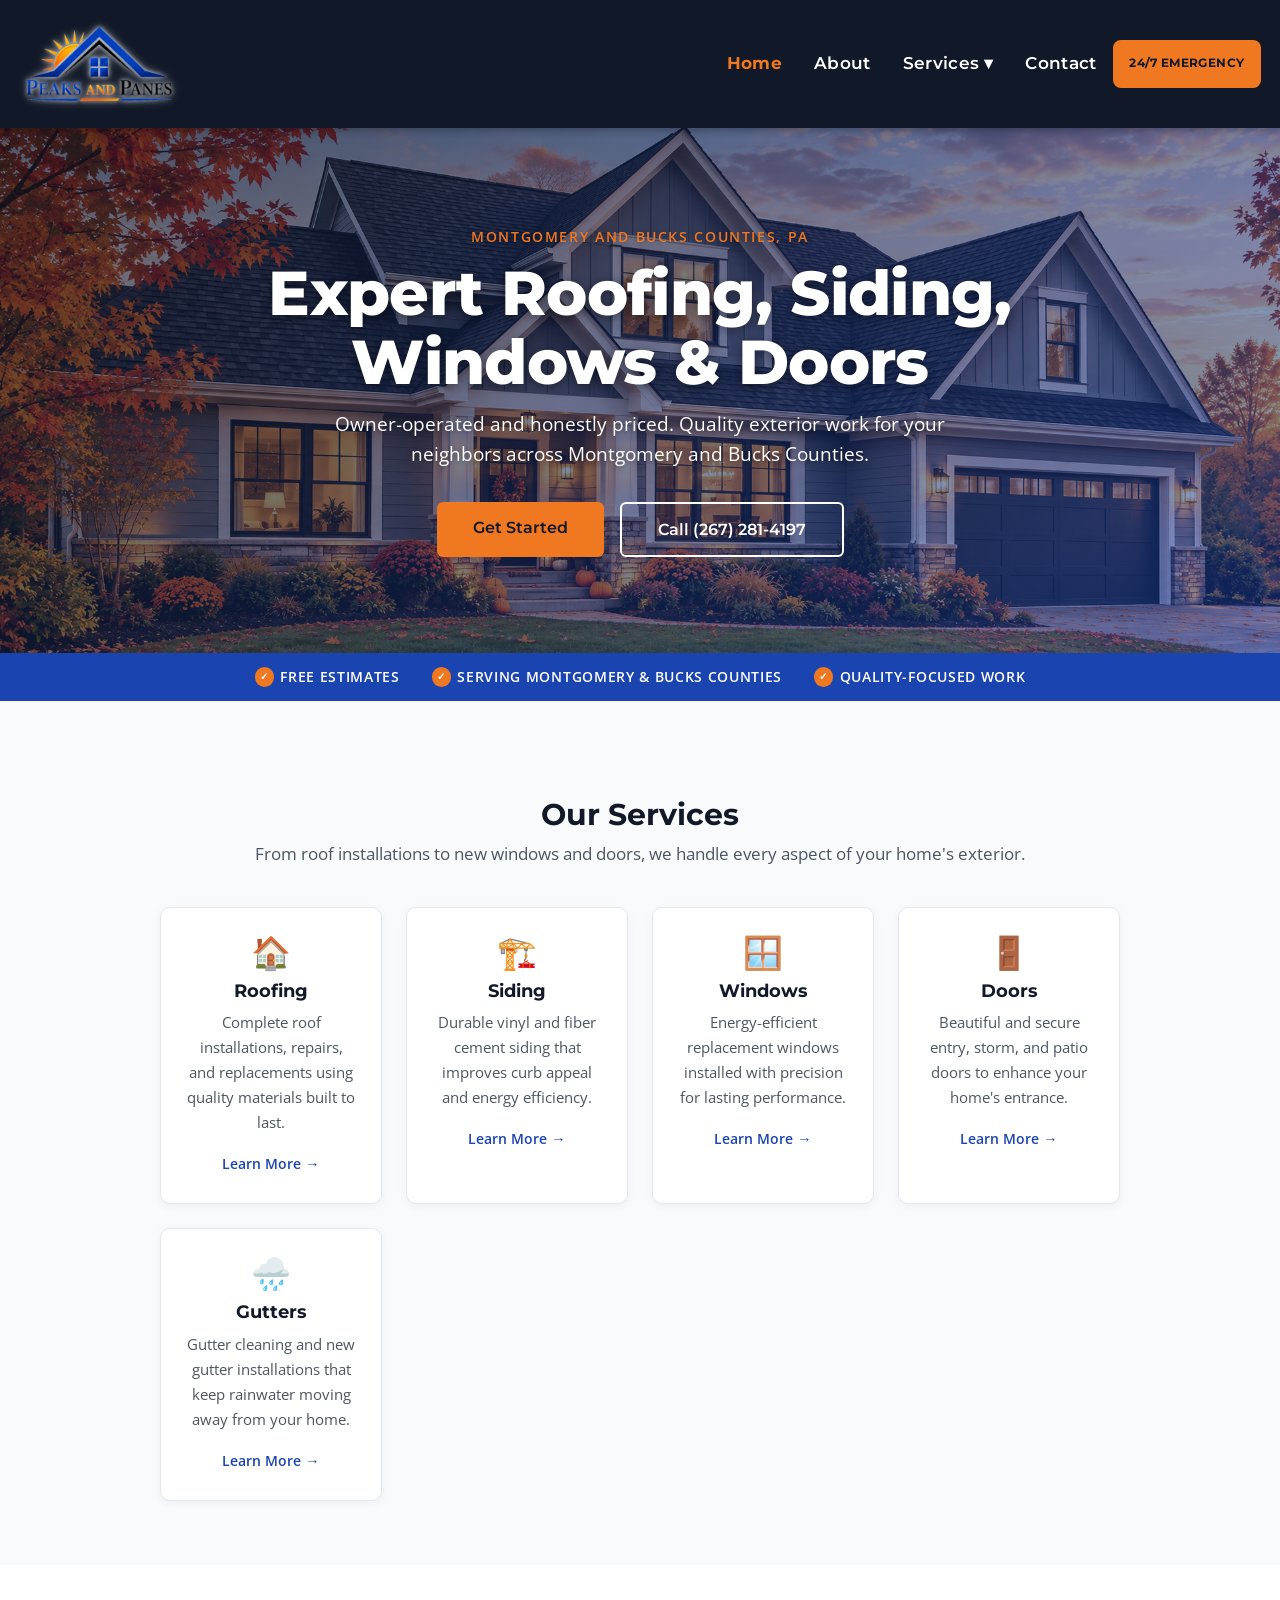
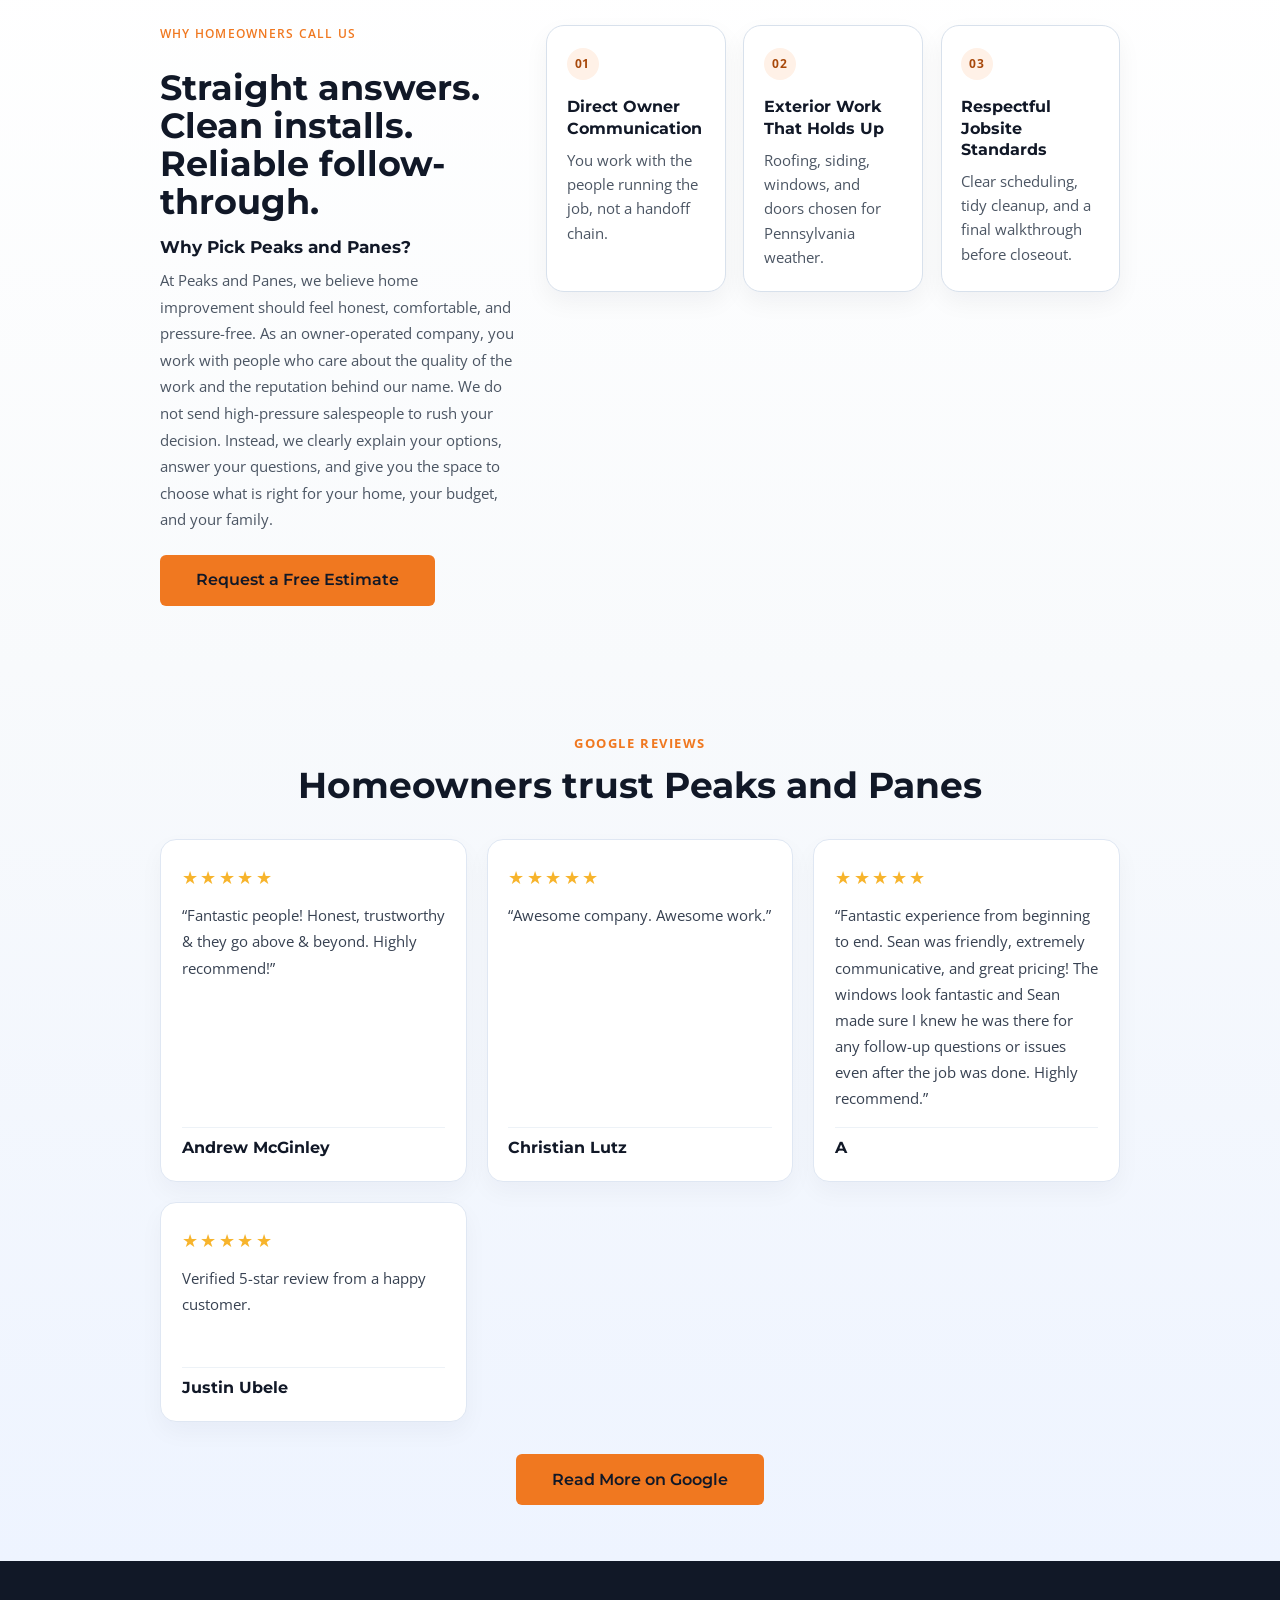
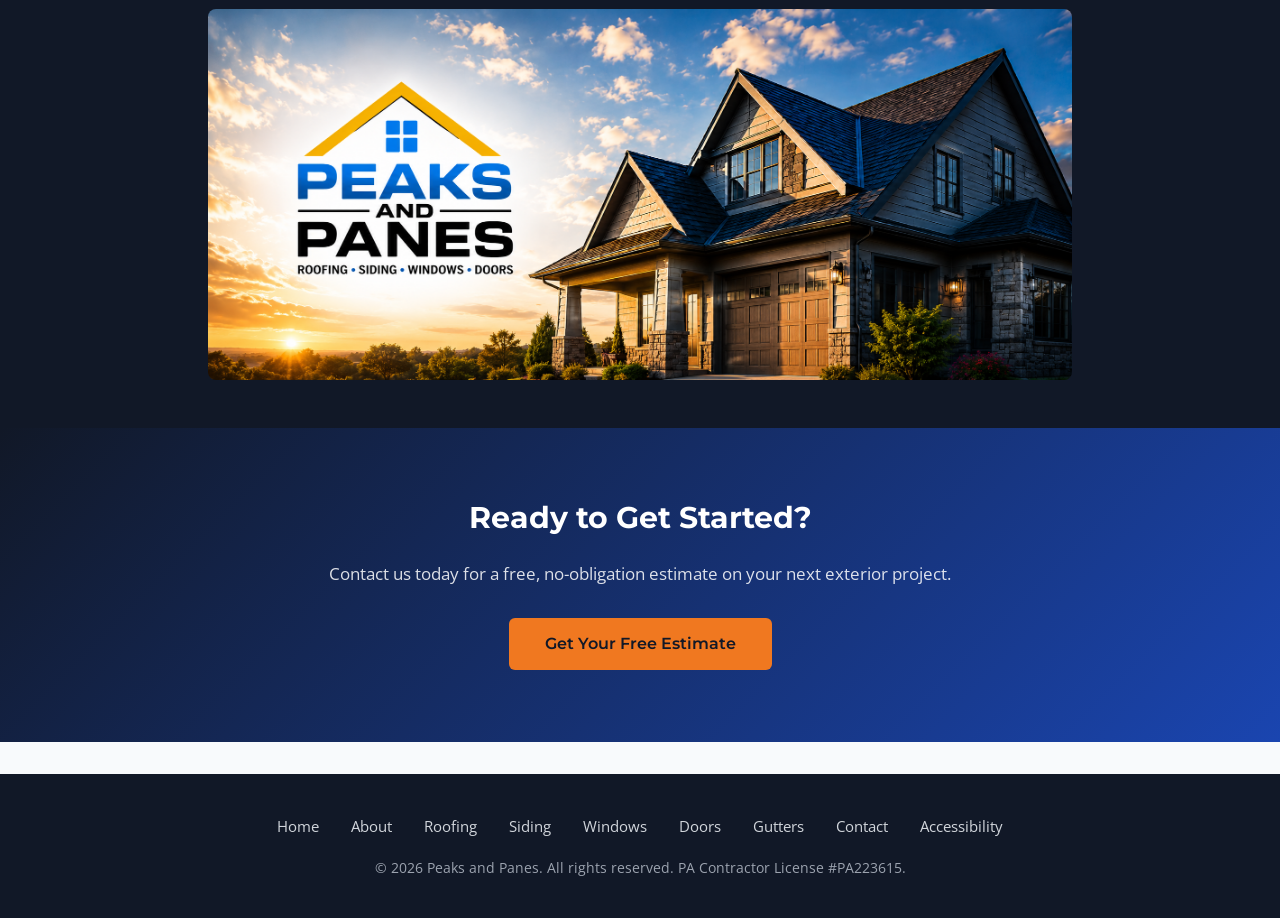
<file: index.html>
<!DOCTYPE html>
<html lang="en">
  <head>
    <meta charset="UTF-8" />
    <meta name="viewport" content="width=device-width, initial-scale=1.0" />
    <title>Peaks and Panes | Roofing, Siding, Windows &amp; Doors — Montgomery and Bucks Counties, PA</title>
    <meta name="description" content="Peaks and Panes provides roofing, siding, windows, and doors services for homeowners in Montgomery and Bucks Counties, PA. Request an estimate today." />
    <meta property="og:title" content="Peaks and Panes | Roofing, Siding, Windows &amp; Doors" />
    <meta property="og:description" content="Exterior home services for Montgomery and Bucks Counties, PA. Contact Peaks and Panes to discuss your project." />
    <meta property="og:type" content="website" />
    <meta property="og:url" content="https://peaksandpanes.com/index.html" />
    <meta property="og:image" content="https://peaksandpanes.com/assets/images/Website_picture_1.png" />
    <link rel="canonical" href="https://peaksandpanes.com/index.html" />
    <script type="application/ld+json">
      {
        "@context": "https://schema.org",
        "@type": "LocalBusiness",
        "name": "Peaks and Panes",
        "url": "https://peaksandpanes.com/index.html",
        "telephone": "+1-267-281-4197",
        "email": "sean@peaksandpanes.com",
        "areaServed": ["Montgomery County, PA", "Bucks County, PA"],
        "serviceType": ["Roofing", "Siding", "Windows", "Doors"]
      }
    </script>
    <link rel="preconnect" href="https://fonts.googleapis.com" />
    <link rel="preconnect" href="https://fonts.gstatic.com" crossorigin />
    <link href="https://fonts.googleapis.com/css2?family=Montserrat:wght@600;700;800&family=Open+Sans:wght@400;500&display=swap" rel="stylesheet" />
    <link rel="icon" type="image/x-icon" href="/favicon.ico" />
    <link rel="icon" type="image/png" href="/assets/icons/icon.png" sizes="128x128" />
    <link rel="stylesheet" href="/css/styles.css" />
  </head>
  <body>
    <div id="site-header"></div>

    <section class="hero hero--photo" aria-labelledby="page-title">
      <div class="container">
        <p class="hero-eyebrow">Montgomery and Bucks Counties, PA</p>
        <h1 id="page-title">Expert Roofing, Siding,<br>Windows &amp; Doors</h1>
        <p class="hero-sub">Owner-operated and honestly priced. Quality exterior work for your neighbors across Montgomery and Bucks Counties.</p>
        <div class="hero-actions">
          <a href="/contact.html" class="btn-cta">Get Started</a>
          <a href="tel:2672814197" class="btn-cta btn-cta--outline">Call (267) 281-4197</a>
        </div>
      </div>
    </section>

    <section class="trust-bar" aria-label="Why choose Peaks and Panes">
      <ul class="trust-bar-list">
        <li>Free Estimates</li>
        <li>Serving Montgomery &amp; Bucks Counties</li>
        <li>Quality-Focused Work</li>
      </ul>
    </section>

    <main id="main-content">
      <section class="services-section">
        <div class="container">
          <h2>Our Services</h2>
          <p class="section-sub">From roof installations to new windows and doors, we handle every aspect of your home's exterior.</p>
          <div class="services-grid">
            <article class="service-card">
              <div class="service-card-icon" aria-hidden="true">🏠</div>
              <h3>Roofing</h3>
              <p>Complete roof installations, repairs, and replacements using quality materials built to last.</p>
              <a href="/services/roofing.html" class="service-card-link">Learn More &rarr;</a>
            </article>
            <article class="service-card">
              <div class="service-card-icon" aria-hidden="true">🏗️</div>
              <h3>Siding</h3>
              <p>Durable vinyl and fiber cement siding that improves curb appeal and energy efficiency.</p>
              <a href="/services/siding.html" class="service-card-link">Learn More &rarr;</a>
            </article>
            <article class="service-card">
              <div class="service-card-icon" aria-hidden="true">🪟</div>
              <h3>Windows</h3>
              <p>Energy-efficient replacement windows installed with precision for lasting performance.</p>
              <a href="/services/windows.html" class="service-card-link">Learn More &rarr;</a>
            </article>
            <article class="service-card">
              <div class="service-card-icon" aria-hidden="true">🚪</div>
              <h3>Doors</h3>
              <p>Beautiful and secure entry, storm, and patio doors to enhance your home's entrance.</p>
              <a href="/services/doors.html" class="service-card-link">Learn More &rarr;</a>
            </article>
            <article class="service-card">
              <div class="service-card-icon" aria-hidden="true">🌧️</div>
              <h3>Gutters</h3>
              <p>Gutter cleaning and new gutter installations that keep rainwater moving away from your home.</p>
              <a href="/services/gutters.html" class="service-card-link">Learn More &rarr;</a>
            </article>
          </div>
        </div>
      </section>

      <section class="photo-split">
        <div class="container photo-split-shell">
          <div class="photo-split-intro">
            <span class="eyebrow">Why Homeowners Call Us</span>
            <h2>Straight answers. Clean installs. Reliable follow-through.</h2>
            <div class="photo-split-copy">
              <h3>Why Pick Peaks and Panes?</h3>
              <p>At Peaks and Panes, we believe home improvement should feel honest, comfortable, and pressure-free. As an owner-operated company, you work with people who care about the quality of the work and the reputation behind our name. We do not send high-pressure salespeople to rush your decision. Instead, we clearly explain your options, answer your questions, and give you the space to choose what is right for your home, your budget, and your family.</p>
            </div>
            <a href="/contact.html" class="btn-cta photo-split-cta">Request a Free Estimate</a>
          </div>
          <div class="photo-split-highlights">
            <article class="photo-split-highlight">
              <span class="photo-split-kicker">01</span>
              <h3>Direct Owner Communication</h3>
              <p>You work with the people running the job, not a handoff chain.</p>
            </article>
            <article class="photo-split-highlight">
              <span class="photo-split-kicker">02</span>
              <h3>Exterior Work That Holds Up</h3>
              <p>Roofing, siding, windows, and doors chosen for Pennsylvania weather.</p>
            </article>
            <article class="photo-split-highlight">
              <span class="photo-split-kicker">03</span>
              <h3>Respectful Jobsite Standards</h3>
              <p>Clear scheduling, tidy cleanup, and a final walkthrough before closeout.</p>
            </article>
          </div>
        </div>
      </section>

      <section class="reviews-section">
        <div class="container">
          <div class="reviews-header">
            <span class="eyebrow">Google Reviews</span>
            <h2>Homeowners trust Peaks and Panes</h2>
          </div>

          <div class="reviews-grid">
            <article class="review-card">
              <div class="review-stars" aria-label="5 out of 5 stars">★★★★★</div>
              <p>“Fantastic people! Honest, trustworthy &amp; they go above &amp; beyond. Highly recommend!”</p>
              <h3>Andrew McGinley</h3>
            </article>

            <article class="review-card">
              <div class="review-stars" aria-label="5 out of 5 stars">★★★★★</div>
              <p>“Awesome company. Awesome work.”</p>
              <h3>Christian Lutz</h3>
            </article>

            <article class="review-card review-card--featured">
              <div class="review-stars" aria-label="5 out of 5 stars">★★★★★</div>
              <p>“Fantastic experience from beginning to end. Sean was friendly, extremely communicative, and great pricing! The windows look fantastic and Sean made sure I knew he was there for any follow-up questions or issues even after the job was done. Highly recommend.”</p>
              <h3>A</h3>
            </article>

            <article class="review-card review-card--plain">
              <div class="review-stars" aria-label="5 out of 5 stars">★★★★★</div>
              <p>Verified 5-star review from a happy customer.</p>
              <h3>Justin Ubele</h3>
            </article>
          </div>

          <div class="reviews-actions">
            <a href="https://maps.app.goo.gl/64HQQXdQjFWjZytx7" class="btn-cta" target="_blank" rel="noopener noreferrer">Read More on Google</a>
          </div>
        </div>
      </section>

      <section class="showcase-banner">
        <div class="container">
          <img
            src="/assets/images/Website_picture_1.png"
            alt="Peaks and Panes — Roofing, Siding, Windows, and Doors. Call (267) 281-4197."
          />
        </div>
      </section>

      <section class="home-cta">
        <div class="container">
          <h2>Ready to Get Started?</h2>
          <p>Contact us today for a free, no-obligation estimate on your next exterior project.</p>
          <a href="/contact.html" class="btn-cta">Get Your Free Estimate</a>
        </div>
      </section>
    </main>

    <div id="site-footer"></div>

    <script src="/js/script.js"></script>
  </body>
</html>
</file>
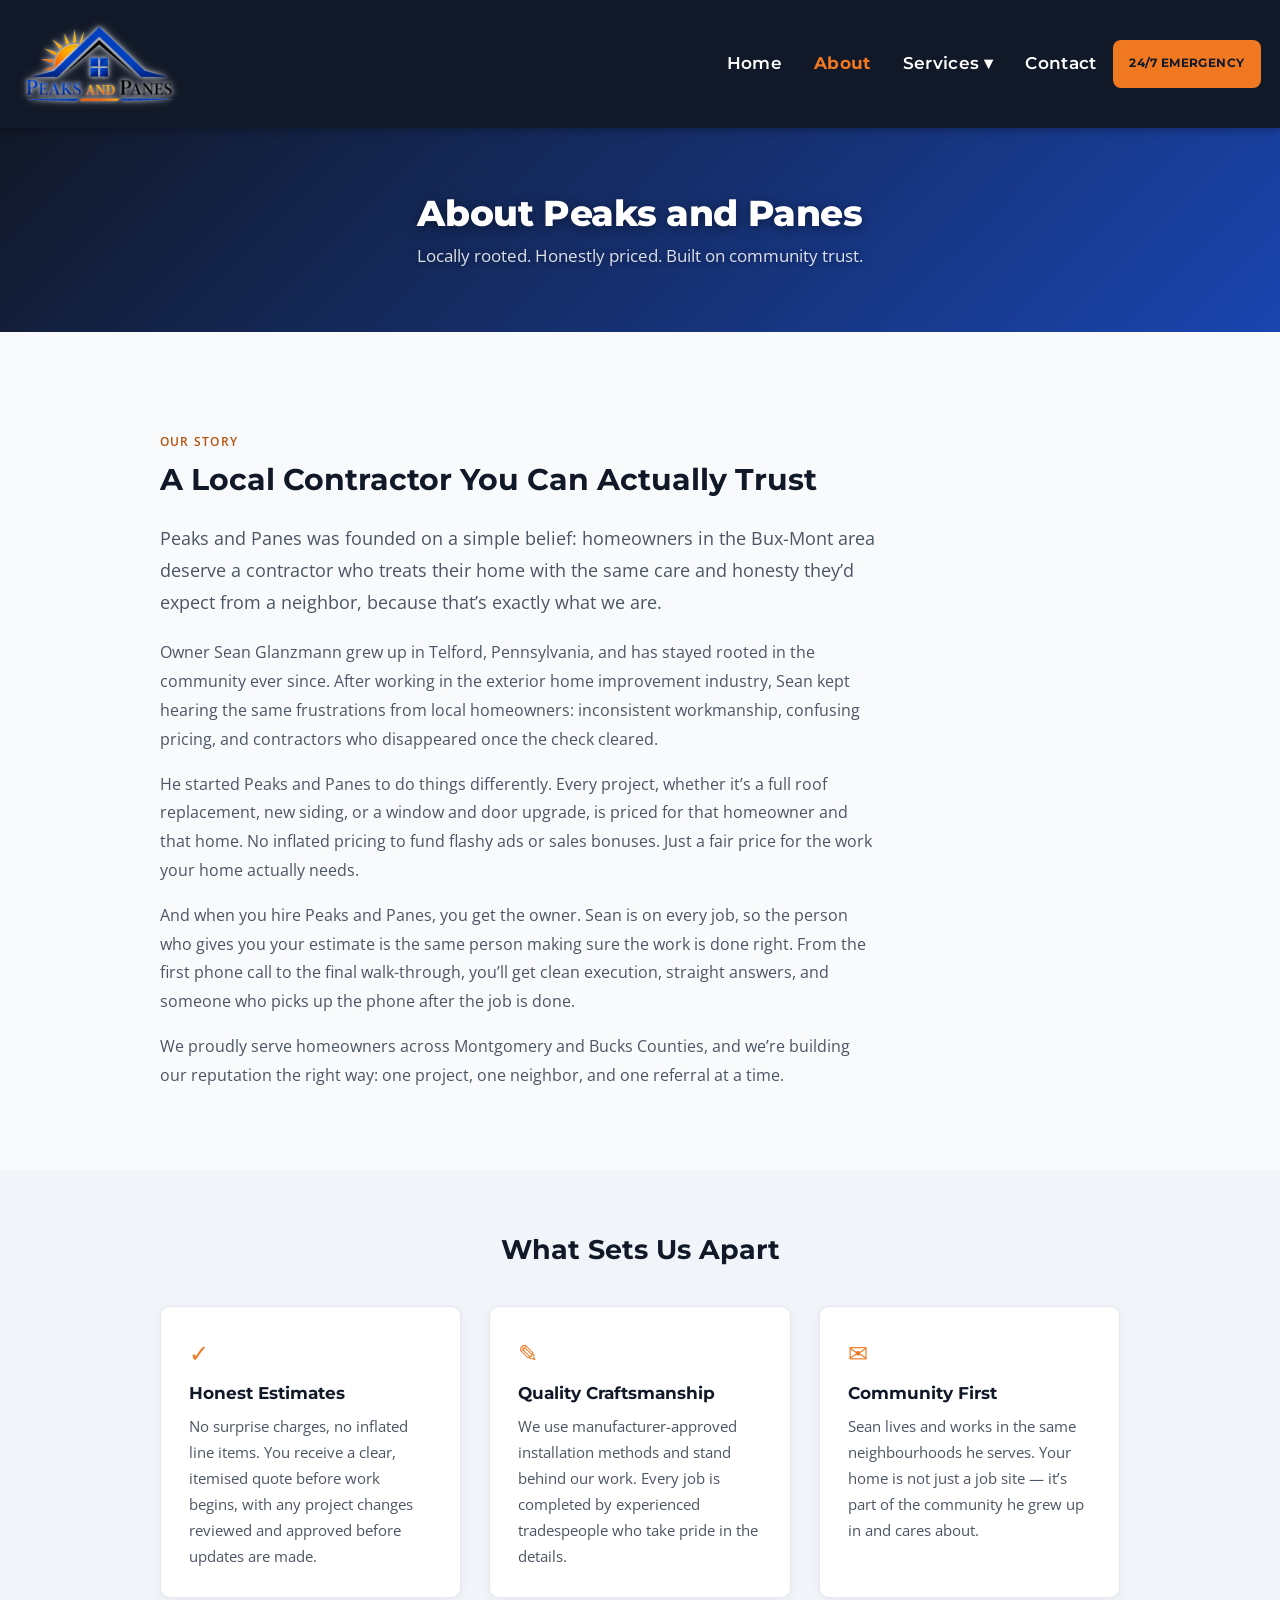
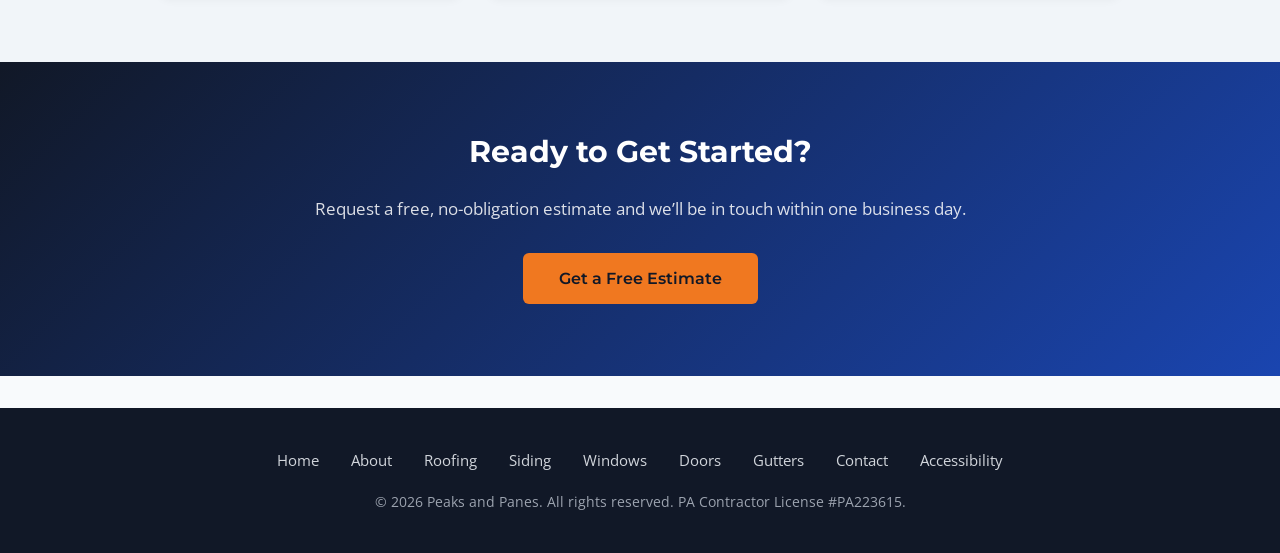
<file: about.html>
<!DOCTYPE html>
<html lang="en">
  <head>
    <meta charset="UTF-8" />
    <meta name="viewport" content="width=device-width, initial-scale=1.0" />
    <title>About | Peaks and Panes</title>
    <meta name="description" content="Learn about Peaks and Panes, a local exterior home services company serving Montgomery and Bucks Counties, PA." />
    <meta property="og:title" content="About Peaks and Panes" />
    <meta property="og:description" content="Meet the team and approach behind Peaks and Panes in Montgomery and Bucks Counties, PA." />
    <meta property="og:type" content="website" />
    <meta property="og:url" content="https://peaksandpanes.com/about.html" />
    <meta property="og:image" content="https://peaksandpanes.com/assets/images/Website_picture_2.png" />
    <link rel="canonical" href="https://peaksandpanes.com/about.html" />
    <script type="application/ld+json">
      {
        "@context": "https://schema.org",
        "@type": "LocalBusiness",
        "name": "Peaks and Panes",
        "url": "https://peaksandpanes.com/about.html",
        "telephone": "+1-267-281-4197",
        "email": "sean@peaksandpanes.com",
        "areaServed": ["Montgomery County, PA", "Bucks County, PA"],
        "serviceType": ["Roofing", "Siding", "Windows", "Doors"]
      }
    </script>
    <link rel="preconnect" href="https://fonts.googleapis.com" />
    <link rel="preconnect" href="https://fonts.gstatic.com" crossorigin />
    <link href="https://fonts.googleapis.com/css2?family=Montserrat:wght@600;700;800&family=Open+Sans:wght@400;500&display=swap" rel="stylesheet" />
    <link rel="icon" type="image/x-icon" href="/favicon.ico" />
    <link rel="icon" type="image/png" href="/assets/icons/icon.png" sizes="128x128" />
    <link rel="stylesheet" href="/css/styles.css" />
  </head>
  <body>
    <div id="site-header"></div>

    <section class="page-hero" aria-labelledby="page-title">
      <div class="container">
        <h1 id="page-title">About Peaks and Panes</h1>
        <p>Locally rooted. Honestly priced. Built on community trust.</p>
      </div>
    </section>

    <main id="main-content">

      <!-- ── Story ───────────────────────────────────────────── -->
      <section class="about-story">
        <div class="container">
          <div class="about-story-content">
            <span class="about-eyebrow">Our Story</span>
            <h2>A Local Contractor You Can Actually Trust</h2>
            <p class="about-lead">
              Peaks and Panes was founded on a simple belief: homeowners in the Bux-Mont area
              deserve a contractor who treats their home with the same care and honesty they&rsquo;d
              expect from a neighbor, because that&rsquo;s exactly what we are.
            </p>
            <p>
              Owner Sean Glanzmann grew up in Telford, Pennsylvania, and has stayed rooted in the
              community ever since. After working in the exterior home improvement industry, Sean
              kept hearing the same frustrations from local homeowners: inconsistent workmanship,
              confusing pricing, and contractors who disappeared once the check cleared.
            </p>
            <p>
              He started Peaks and Panes to do things differently. Every project, whether
              it&rsquo;s a full roof replacement, new siding, or a window and door upgrade, is
              priced for that homeowner and that home. No inflated pricing to fund flashy ads or
              sales bonuses. Just a fair price for the work your home actually needs.
            </p>
            <p>
              And when you hire Peaks and Panes, you get the owner. Sean is on every job, so the
              person who gives you your estimate is the same person making sure the work is done
              right. From the first phone call to the final walk-through, you&rsquo;ll get clean
              execution, straight answers, and someone who picks up the phone after the job is done.
            </p>
            <p>
              We proudly serve homeowners across Montgomery and Bucks Counties, and we&rsquo;re
              building our reputation the right way: one project, one neighbor, and one referral
              at a time.
            </p>
          </div>
        </div>
      </section>

      <!-- ── Values ─────────────────────────────────────────── -->
      <section class="about-values">
        <div class="container">
          <h2 class="values-heading">What Sets Us Apart</h2>
          <div class="values-grid">

            <div class="value-card">
              <div class="value-icon" aria-hidden="true">&#10003;</div>
              <h3>Honest Estimates</h3>
              <p>
                No surprise charges, no inflated line items. You receive a clear, itemised quote
                before work begins, with any project changes reviewed and approved before updates are made.
              </p>
            </div>

            <div class="value-card">
              <div class="value-icon" aria-hidden="true">&#9998;</div>
              <h3>Quality Craftsmanship</h3>
              <p>
                We use manufacturer-approved installation methods and stand behind our work. Every
                job is completed by experienced tradespeople who take pride in the details.
              </p>
            </div>

            <div class="value-card">
              <div class="value-icon" aria-hidden="true">&#9993;</div>
              <h3>Community First</h3>
              <p>
                Sean lives and works in the same neighbourhoods he serves. Your home is not just a
                job site &mdash; it&rsquo;s part of the community he grew up in and cares about.
              </p>
            </div>

          </div>
        </div>
      </section>

      <!-- ── CTA ────────────────────────────────────────────── -->
      <section class="about-cta">
        <div class="container">
          <h2>Ready to Get Started?</h2>
          <p>Request a free, no-obligation estimate and we&rsquo;ll be in touch within one business day.</p>
          <a href="/contact.html" class="btn-cta">Get a Free Estimate</a>
        </div>
      </section>

    </main>

    <div id="site-footer"></div>

    <script src="/js/script.js"></script>
  </body>
</html>
</file>
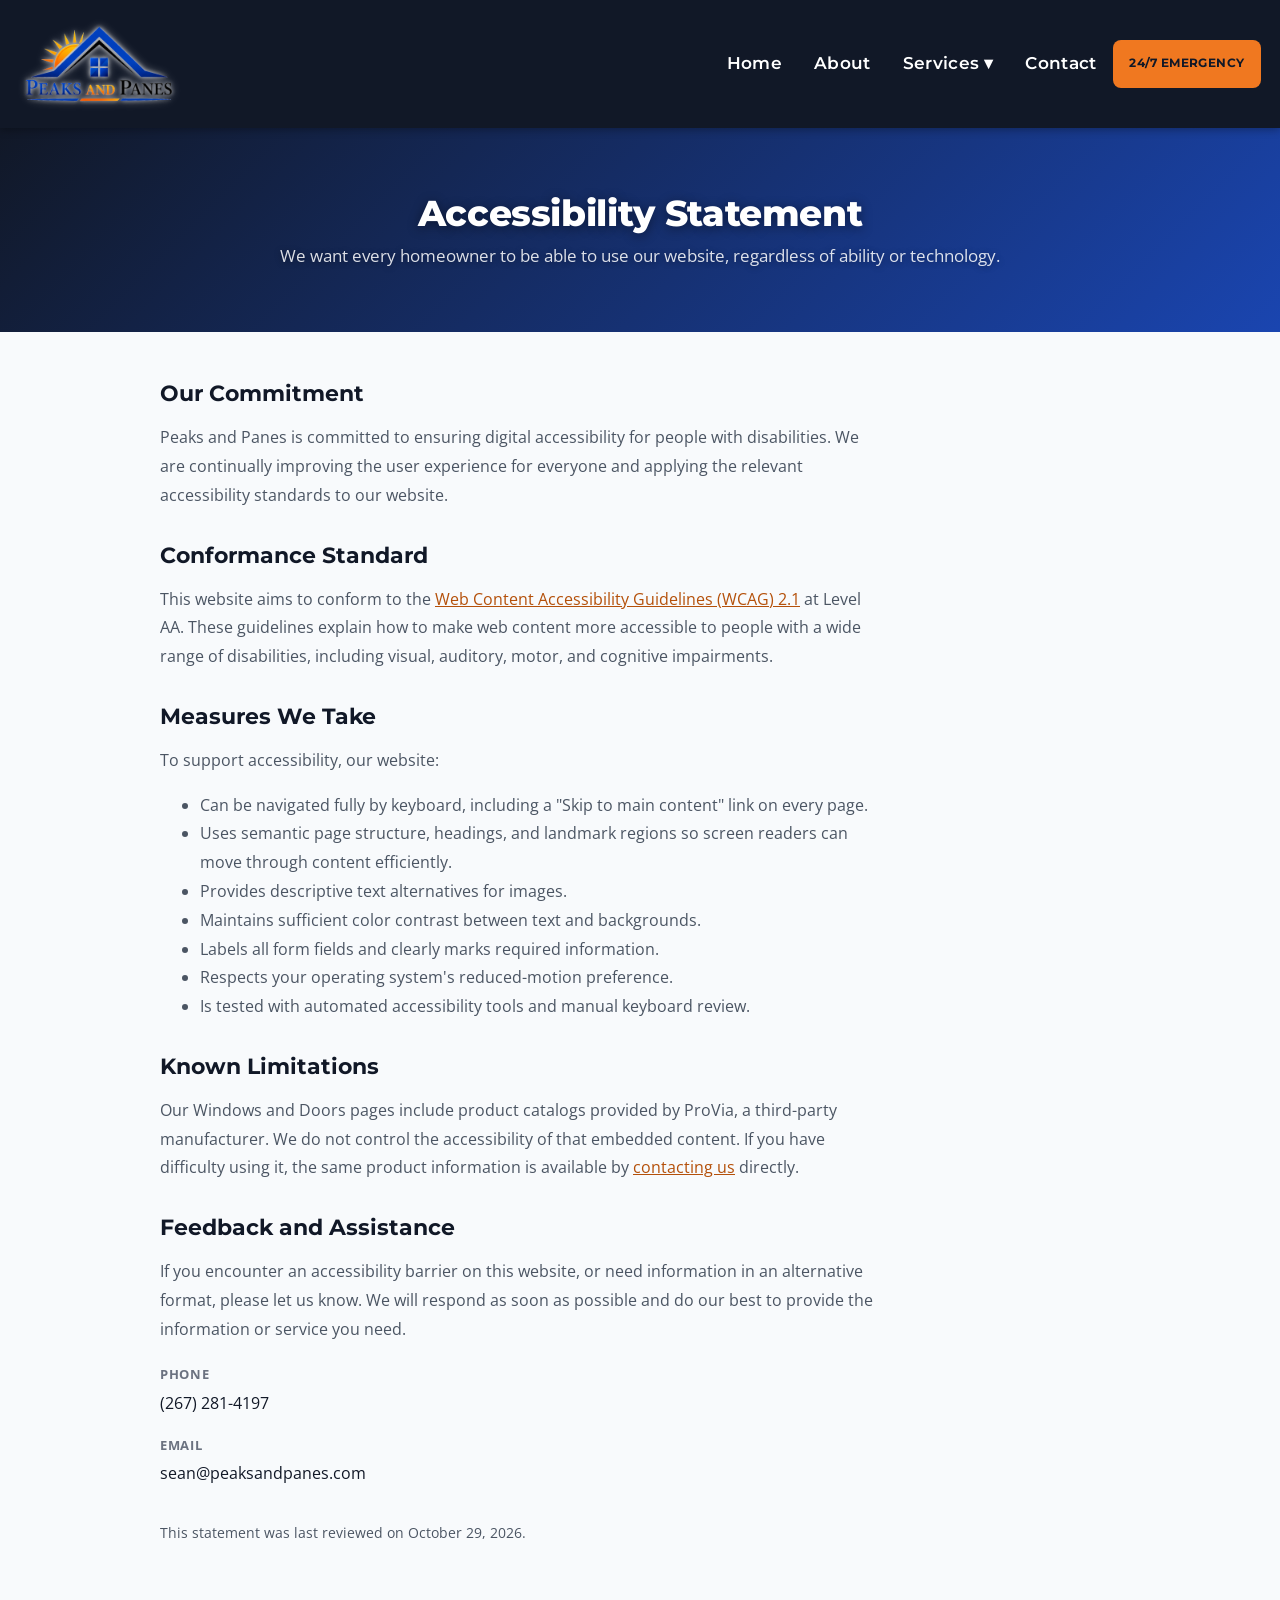
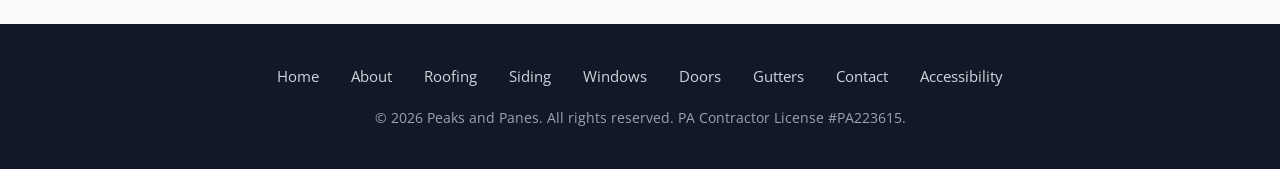
<file: accessibility.html>
<!DOCTYPE html>
<html lang="en">
<head>
    <meta charset="UTF-8" />
    <meta name="viewport" content="width=device-width, initial-scale=1.0" />
    <title>Accessibility Statement | Peaks and Panes</title>
    <meta name="description" content="Peaks and Panes is committed to making our website accessible to everyone. Learn about our accessibility standards and how to report an issue." />
    <meta property="og:title" content="Accessibility Statement | Peaks and Panes" />
    <meta property="og:description" content="Our commitment to digital accessibility and how to reach us if you encounter a barrier on our website." />
    <meta property="og:type" content="website" />
    <meta property="og:url" content="https://peaksandpanes.com/accessibility.html" />
    <meta property="og:image" content="https://peaksandpanes.com/assets/images/Website_picture_2.png" />
    <link rel="canonical" href="https://peaksandpanes.com/accessibility.html" />
    <link rel="preconnect" href="https://fonts.googleapis.com" />
    <link rel="preconnect" href="https://fonts.gstatic.com" crossorigin />
    <link href="https://fonts.googleapis.com/css2?family=Montserrat:wght@600;700;800&family=Open+Sans:wght@400;500&display=swap" rel="stylesheet" />
    <link rel="icon" type="image/x-icon" href="/favicon.ico" />
    <link rel="icon" type="image/png" href="/assets/icons/icon.png" sizes="128x128" />
    <link rel="stylesheet" href="/css/styles.css" />
</head>
  <body>
    <div id="site-header"></div>

    <section class="page-hero" aria-labelledby="page-title">
      <div class="container">
        <h1 id="page-title">Accessibility Statement</h1>
        <p>We want every homeowner to be able to use our website, regardless of ability or technology.</p>
      </div>
    </section>

    <main id="main-content" class="container">
      <article class="prose-page">
        <section aria-labelledby="commitment-heading">
          <h2 id="commitment-heading">Our Commitment</h2>
          <p>Peaks and Panes is committed to ensuring digital accessibility for people with disabilities. We are continually improving the user experience for everyone and applying the relevant accessibility standards to our website.</p>
        </section>

        <section aria-labelledby="standards-heading">
          <h2 id="standards-heading">Conformance Standard</h2>
          <p>This website aims to conform to the <a href="https://www.w3.org/TR/WCAG21/" target="_blank" rel="noopener noreferrer">Web Content Accessibility Guidelines (WCAG) 2.1</a> at Level AA. These guidelines explain how to make web content more accessible to people with a wide range of disabilities, including visual, auditory, motor, and cognitive impairments.</p>
        </section>

        <section aria-labelledby="measures-heading">
          <h2 id="measures-heading">Measures We Take</h2>
          <p>To support accessibility, our website:</p>
          <ul>
            <li>Can be navigated fully by keyboard, including a "Skip to main content" link on every page.</li>
            <li>Uses semantic page structure, headings, and landmark regions so screen readers can move through content efficiently.</li>
            <li>Provides descriptive text alternatives for images.</li>
            <li>Maintains sufficient color contrast between text and backgrounds.</li>
            <li>Labels all form fields and clearly marks required information.</li>
            <li>Respects your operating system's reduced-motion preference.</li>
            <li>Is tested with automated accessibility tools and manual keyboard review.</li>
          </ul>
        </section>

        <section aria-labelledby="limitations-heading">
          <h2 id="limitations-heading">Known Limitations</h2>
          <p>Our Windows and Doors pages include product catalogs provided by ProVia, a third-party manufacturer. We do not control the accessibility of that embedded content. If you have difficulty using it, the same product information is available by <a href="/contact.html">contacting us</a> directly.</p>
        </section>

        <section aria-labelledby="feedback-heading">
          <h2 id="feedback-heading">Feedback and Assistance</h2>
          <p>If you encounter an accessibility barrier on this website, or need information in an alternative format, please let us know. We will respond as soon as possible and do our best to provide the information or service you need.</p>
          <ul class="contact-details">
            <li>
              <strong>Phone</strong>
              <a href="tel:+12672814197">(267) 281-4197</a>
            </li>
            <li>
              <strong>Email</strong>
              <a href="mailto:sean@peaksandpanes.com">sean@peaksandpanes.com</a>
            </li>
          </ul>
          <p class="prose-note">This statement was last reviewed on October 29, 2026.</p>
        </section>
      </article>
    </main>

    <div id="site-footer"></div>

    <script src="/js/script.js"></script>
  </body>
</html>
</file>
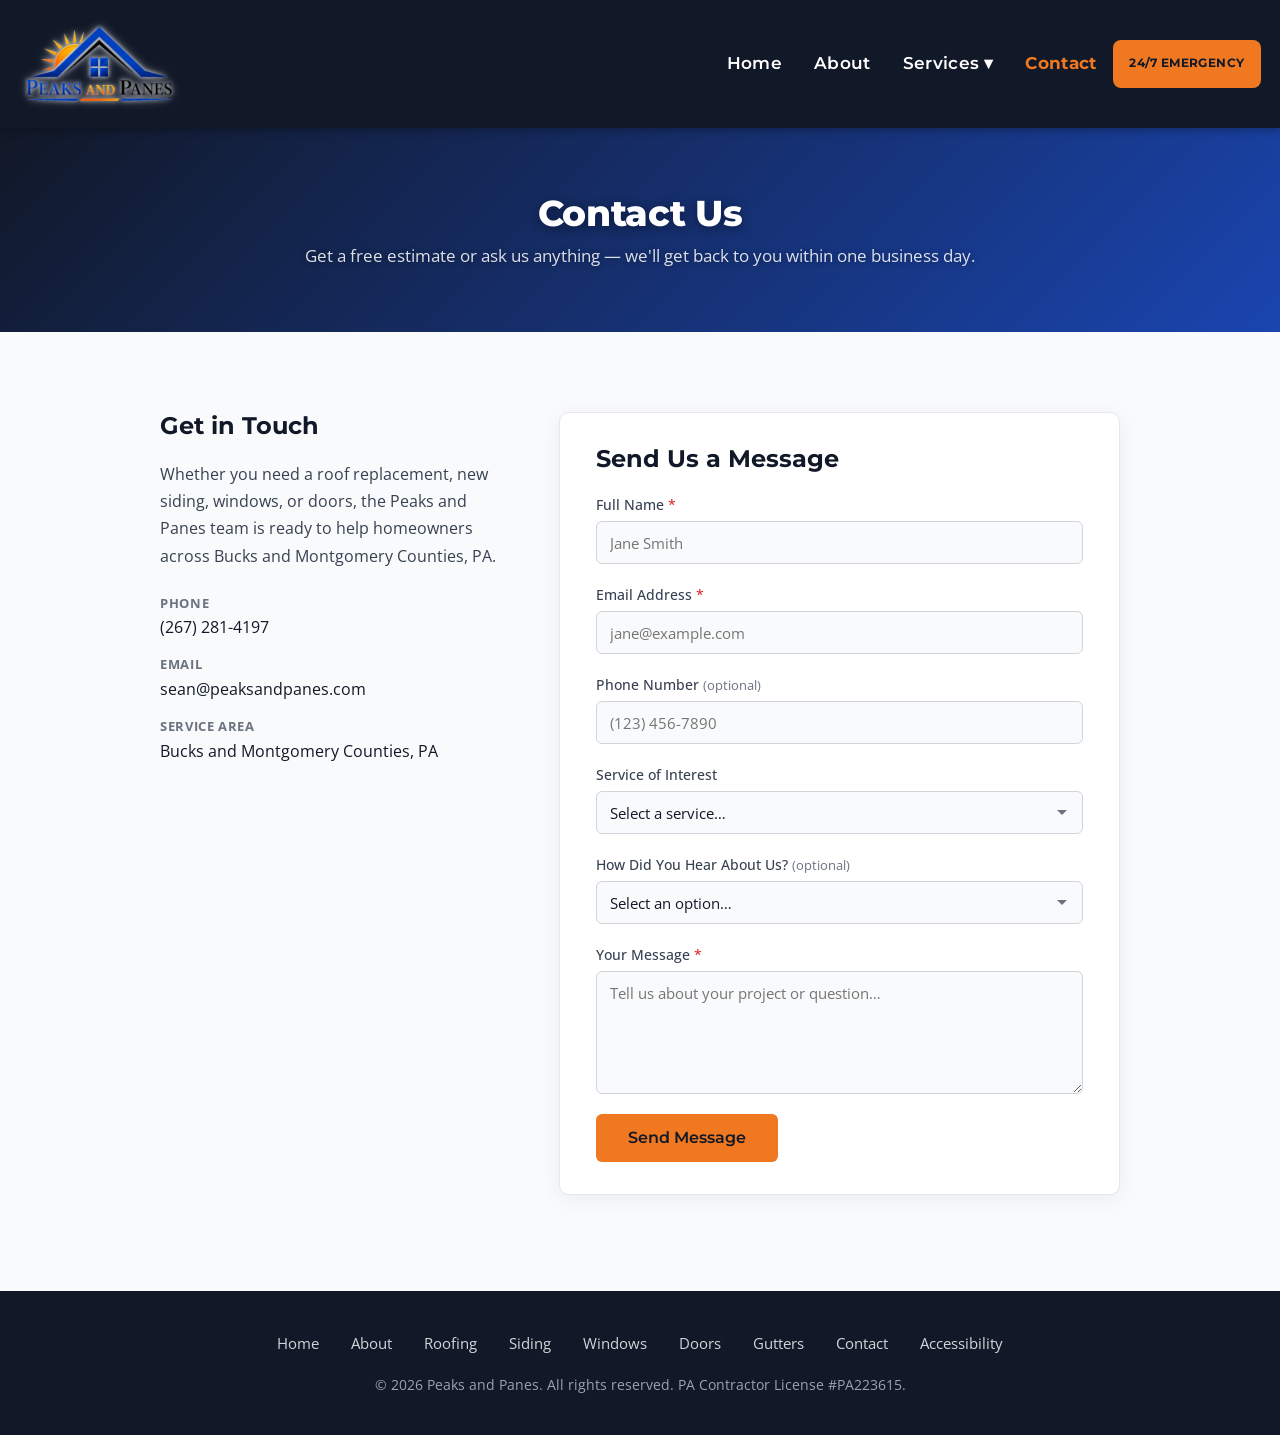
<file: contact.html>
<!DOCTYPE html>
<html lang="en">
  <head>
    <meta charset="UTF-8" />
    <meta name="viewport" content="width=device-width, initial-scale=1.0" />
    <title>Contact Us | Peaks and Panes</title>
    <meta name="description" content="Contact Peaks and Panes for roofing, siding, windows, and doors projects in Montgomery and Bucks Counties, PA." />
    <meta property="og:title" content="Contact Peaks and Panes" />
    <meta property="og:description" content="Request an estimate or ask a question about your exterior home project." />
    <meta property="og:type" content="website" />
    <meta property="og:url" content="https://peaksandpanes.com/contact.html" />
    <meta property="og:image" content="https://peaksandpanes.com/assets/images/Website_picture_2.png" />
    <link rel="canonical" href="https://peaksandpanes.com/contact.html" />
    <script type="application/ld+json">
      {
        "@context": "https://schema.org",
        "@type": "LocalBusiness",
        "name": "Peaks and Panes",
        "url": "https://peaksandpanes.com/contact.html",
        "telephone": "+1-267-281-4197",
        "email": "sean@peaksandpanes.com",
        "areaServed": ["Montgomery County, PA", "Bucks County, PA"],
        "serviceType": ["Roofing", "Siding", "Windows", "Doors"]
      }
    </script>
    <link rel="preconnect" href="https://fonts.googleapis.com" />
    <link rel="preconnect" href="https://fonts.gstatic.com" crossorigin />
    <link href="https://fonts.googleapis.com/css2?family=Montserrat:wght@600;700;800&family=Open+Sans:wght@400;500&display=swap" rel="stylesheet" />
    <link rel="icon" type="image/x-icon" href="/favicon.ico" />
    <link rel="icon" type="image/png" href="/assets/icons/icon.png" sizes="128x128" />
    <link rel="stylesheet" href="/css/styles.css" />
  </head>
  <body>
    <div id="site-header"></div>

    <section class="page-hero" aria-labelledby="page-title">
      <div class="container">
        <h1 id="page-title">Contact Us</h1>
        <p>Get a free estimate or ask us anything — we'll get back to you within one business day.</p>
      </div>
    </section>

    <main id="main-content" class="container">
      <section class="contact-section">
        <div class="contact-grid">

          <div class="contact-info">
            <h2>Get in Touch</h2>
            <p>Whether you need a roof replacement, new siding, windows, or doors, the Peaks and Panes team is ready to help homeowners across Bucks and Montgomery Counties, PA.</p>
            <ul class="contact-details">
              <li>
                <strong>Phone</strong>
                <a href="tel:+12672814197">(267) 281-4197</a>
              </li>
              <li>
                <strong>Email</strong>
                <a href="mailto:sean@peaksandpanes.com">sean@peaksandpanes.com</a>
              </li>
              <li>
                <strong>Service Area</strong>
                <span>Bucks and Montgomery Counties, PA</span>
              </li>
            </ul>
          </div>

          <div class="contact-form-card">
            <h2>Send Us a Message</h2>

            <form
              id="contact-form"
              class="contact-form"
              action="https://formspree.io/f/mjgqebwq"
              method="POST"
            >
              <input type="hidden" name="_subject" value="New enquiry from Peaks and Panes website" />

              <div class="form-group">
                <label for="name">Full Name <span class="required" aria-hidden="true">*</span></label>
                <input
                  type="text"
                  id="name"
                  name="name"
                  placeholder="Jane Smith"
                  required
                  autocomplete="name"
                />
              </div>

              <div class="form-group">
                <label for="email">Email Address <span class="required" aria-hidden="true">*</span></label>
                <input
                  type="email"
                  id="email"
                  name="email"
                  placeholder="jane@example.com"
                  required
                  autocomplete="email"
                />
              </div>

              <div class="form-group">
                <label for="phone">Phone Number <span class="optional">(optional)</span></label>
                <input
                  type="tel"
                  id="phone"
                  name="phone"
                  placeholder="(123) 456-7890"
                  autocomplete="tel"
                />
              </div>

              <div class="form-group">
                <label for="service">Service of Interest</label>
                <select id="service" name="service">
                  <option value="" disabled selected>Select a service…</option>
                  <option value="Roofing">Roofing</option>
                  <option value="Siding">Siding</option>
                  <option value="Windows">Windows</option>
                  <option value="Doors">Doors</option>
                  <option value="Multiple / Not Sure">Multiple / Not Sure</option>
                </select>
              </div>

              <div class="form-group">
                <label for="referral-source">How Did You Hear About Us? <span class="optional">(optional)</span></label>
                <select id="referral-source" name="referral_source">
                  <option value="" disabled selected>Select an option…</option>
                  <option value="Google Search">Google Search</option>
                  <option value="Facebook / Instagram">Facebook / Instagram</option>
                  <option value="Nextdoor">Nextdoor</option>
                  <option value="Yard Sign">Yard Sign</option>
                  <option value="Truck / Vehicle">Truck / Vehicle</option>
                  <option value="Friend / Neighbor Referral">Friend / Neighbor Referral</option>
                  <option value="Repeat Customer">Repeat Customer</option>
                  <option value="Other">Other</option>
                </select>
              </div>

              <div class="form-group" id="referral-other-group" hidden>
                <label for="referral-other">Please Specify</label>
                <input
                  type="text"
                  id="referral-other"
                  name="referral_source_other"
                  placeholder="Tell us where you found us"
                  maxlength="120"
                />
              </div>

              <div class="form-group">
                <label for="message">Your Message <span class="required" aria-hidden="true">*</span></label>
                <textarea
                  id="message"
                  name="message"
                  rows="5"
                  placeholder="Tell us about your project or question…"
                  required
                ></textarea>
              </div>

              <button type="submit" class="btn-submit">Send Message</button>
            </form>
          </div>

        </div>
      </section>
    </main>

    <div id="site-footer"></div>

    <script src="/js/script.js"></script>
  </body>
</html>
</file>
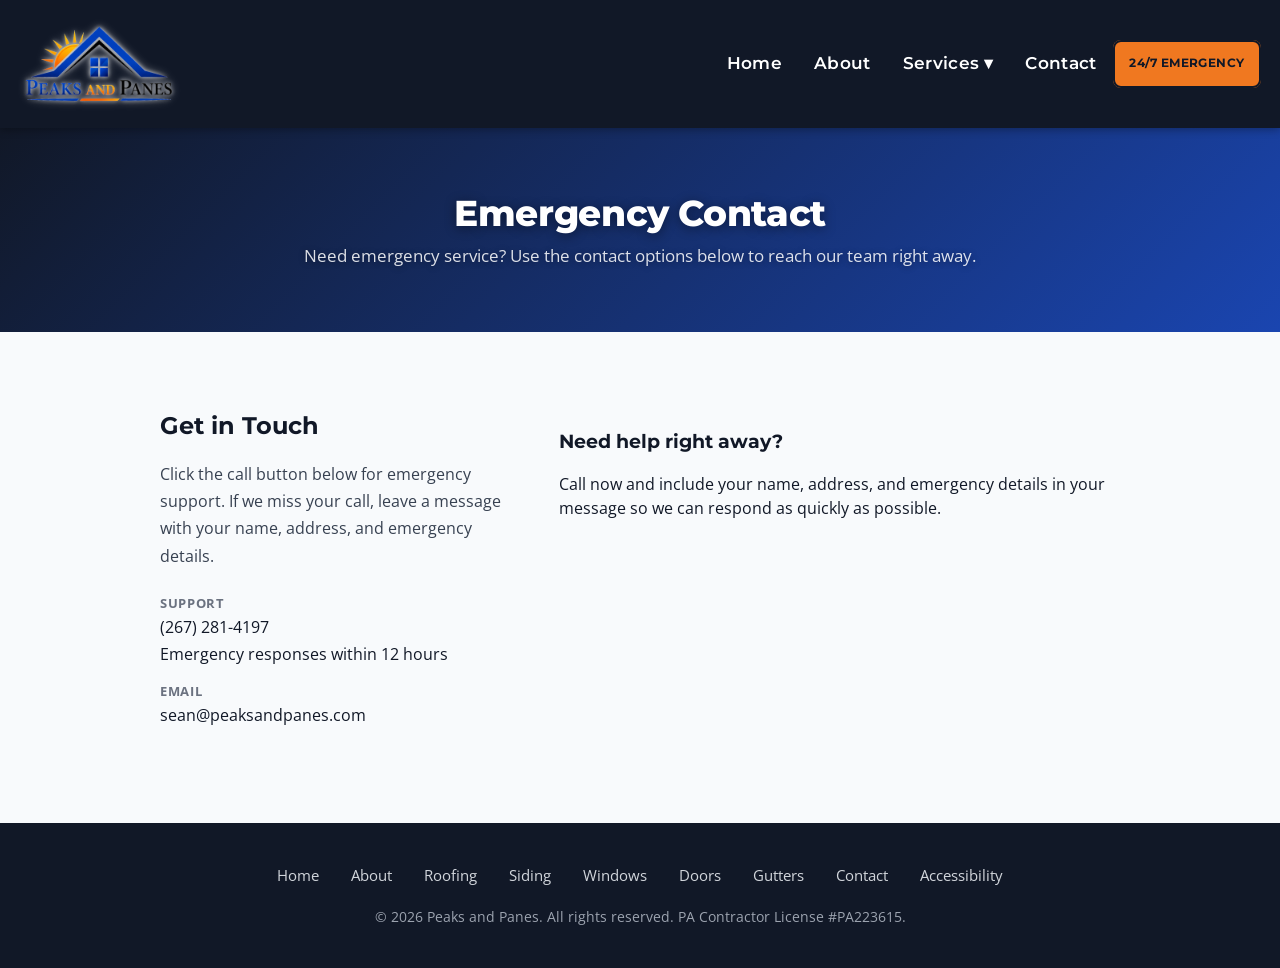
<file: emergency.html>
<!DOCTYPE html>
<html lang="en">
<head>
    <meta charset="UTF-8" />
    <meta name="viewport" content="width=device-width, initial-scale=1.0" />
    <title>Emergency Services | Peaks and Panes</title>
    <meta name="description" content="Reach Peaks and Panes for urgent exterior service support in Montgomery and Bucks Counties, PA." />
    <meta property="og:title" content="Emergency Contact | Peaks and Panes" />
    <meta property="og:description" content="Use this page to quickly reach Peaks and Panes for urgent service support." />
    <meta property="og:type" content="website" />
    <meta property="og:url" content="https://peaksandpanes.com/emergency.html" />
    <meta property="og:image" content="https://peaksandpanes.com/assets/images/Website_picture_2.png" />
    <link rel="canonical" href="https://peaksandpanes.com/emergency.html" />
    <script type="application/ld+json">
      {
        "@context": "https://schema.org",
        "@type": "LocalBusiness",
        "name": "Peaks and Panes",
        "url": "https://peaksandpanes.com/emergency.html",
        "telephone": "+1-267-281-4197",
        "email": "sean@peaksandpanes.com",
        "areaServed": ["Montgomery County, PA", "Bucks County, PA"],
        "serviceType": ["Roofing", "Siding", "Windows", "Doors"]
      }
    </script>
    <link rel="preconnect" href="https://fonts.googleapis.com" />
    <link rel="preconnect" href="https://fonts.gstatic.com" crossorigin />
    <link href="https://fonts.googleapis.com/css2?family=Montserrat:wght@600;700;800&family=Open+Sans:wght@400;500&display=swap" rel="stylesheet" />
    <link rel="icon" type="image/x-icon" href="/favicon.ico" />
    <link rel="icon" type="image/png" href="/assets/icons/icon.png" sizes="128x128" />
    <link rel="stylesheet" href="/css/styles.css" />
</head>
  <body>
    <div id="site-header"></div>

    <section class="page-hero" aria-labelledby="page-title">
      <div class="container">
        <h1 id="page-title">Emergency Contact</h1>
        <p>Need emergency service? Use the contact options below to reach our team right away.</p>
      </div>
    </section>

    <main id="main-content" class="container">
      <section class="contact-section">
        <div class="contact-grid">

          <div class="contact-info">
            <h2>Get in Touch</h2>
            <p>Click the call button below for emergency support. If we miss your call, leave a message with your name, address, and emergency details.</p>
            <ul class="contact-details">
              <li>
                <strong>Support</strong>
                <a href="tel:+12672814197">(267) 281-4197</a>
                <span>Emergency responses within 12 hours</span>
              </li>
              <li>
                <strong>Email</strong>
                <a href="mailto:sean@peaksandpanes.com">sean@peaksandpanes.com</a>
              </li>
            </ul>
          </div>
            <div class="info-card">
              <h3>Need help right away?</h3>
              <p>Call now and include your name, address, and emergency details in your message so we can respond as quickly as possible.</p>
            </div>

        </div>
      </section>
    </main>

    <div id="site-footer"></div>

    <script src="/js/script.js"></script>
  </body>
</html>
</file>
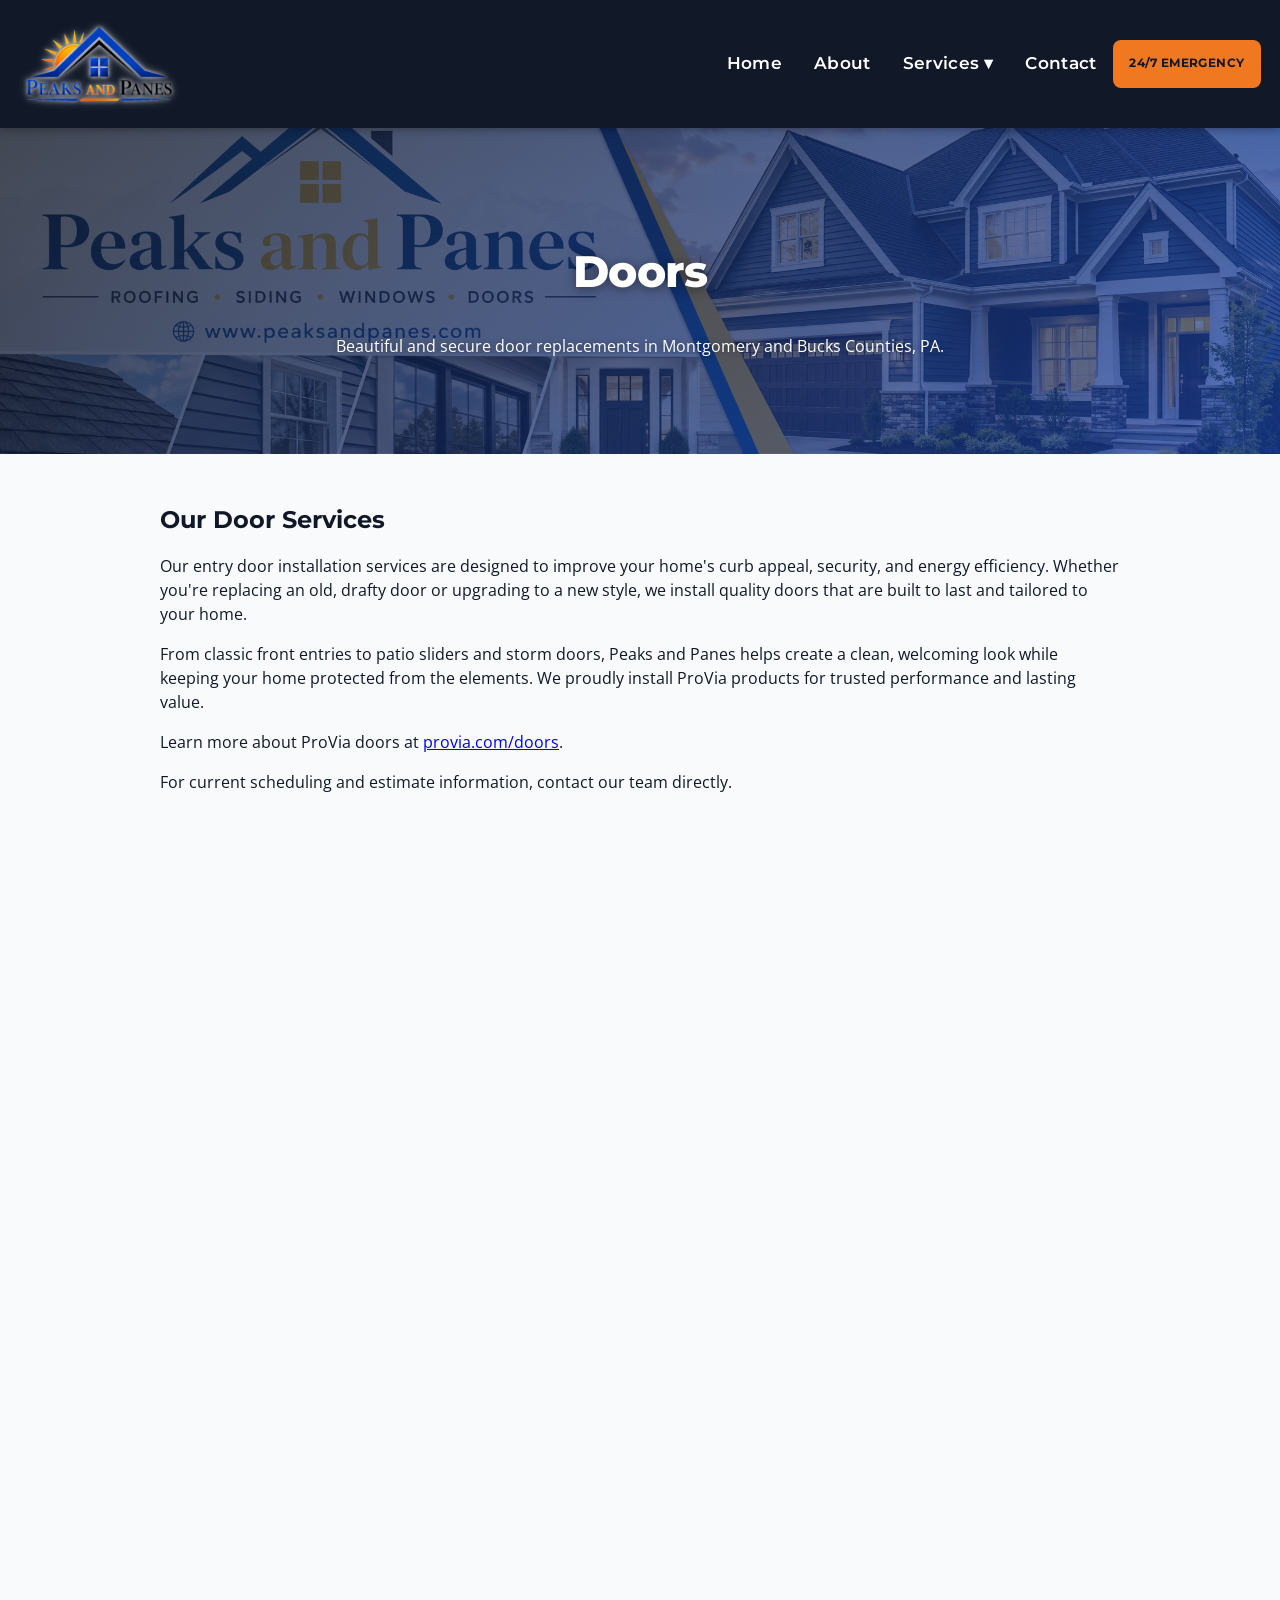
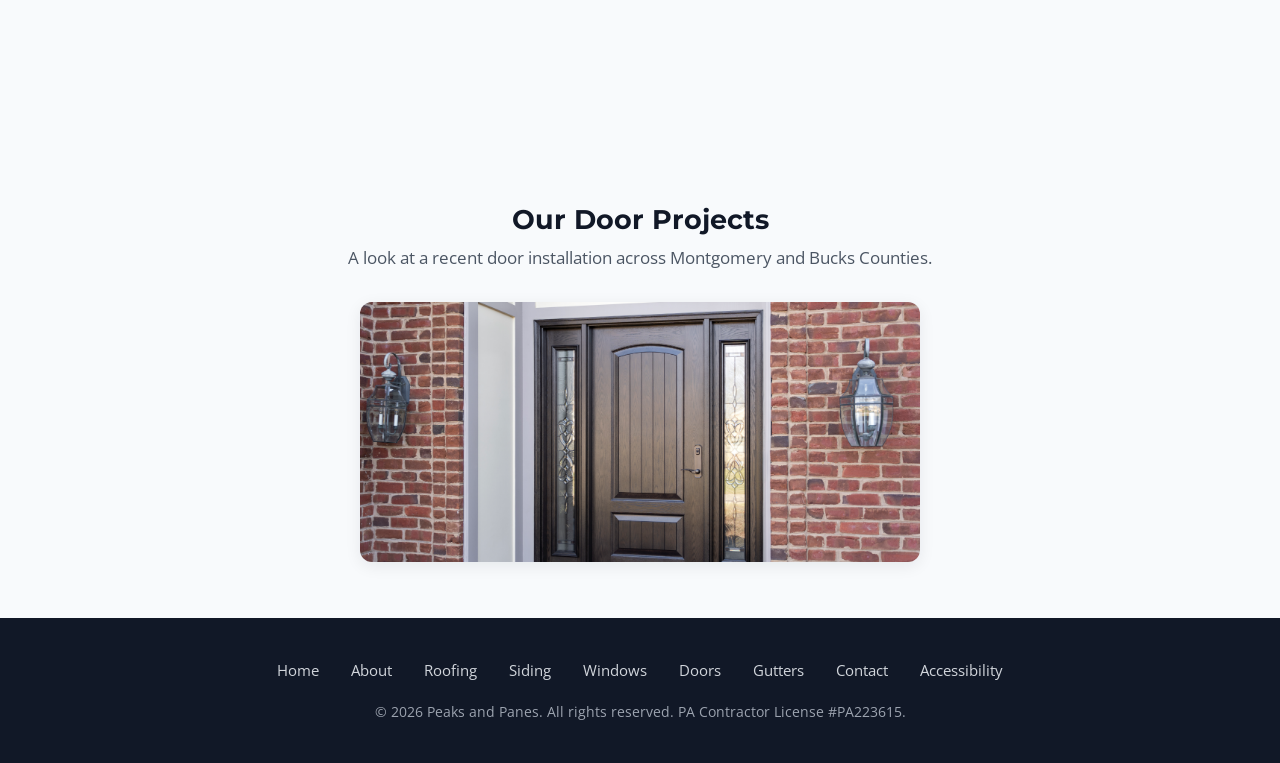
<file: services/doors.html>
<!DOCTYPE html>
<html lang="en">
  <head>
    <meta charset="UTF-8" />
    <meta name="viewport" content="width=device-width, initial-scale=1.0" />
    <title>Doors | Peaks and Panes</title>
    <meta name="description" content="Door services by Peaks and Panes for homeowners in Montgomery and Bucks Counties, PA." />
    <meta property="og:title" content="Door Services | Peaks and Panes" />
    <meta property="og:description" content="Learn about door service options from Peaks and Panes." />
    <meta property="og:type" content="website" />
    <meta property="og:url" content="https://peaksandpanes.com/services/doors.html" />
    <meta property="og:image" content="https://peaksandpanes.com/assets/images/Website_picture_2.png" />
    <link rel="canonical" href="https://peaksandpanes.com/services/doors.html" />
    <script type="application/ld+json">
      {
        "@context": "https://schema.org",
        "@type": "LocalBusiness",
        "name": "Peaks and Panes",
        "url": "https://peaksandpanes.com/services/doors.html",
        "telephone": "+1-267-281-4197",
        "email": "sean@peaksandpanes.com",
        "areaServed": ["Montgomery County, PA", "Bucks County, PA"],
        "serviceType": ["Roofing", "Siding", "Windows", "Doors"]
      }
    </script>
    <link rel="preconnect" href="https://fonts.googleapis.com" />
    <link rel="preconnect" href="https://fonts.gstatic.com" crossorigin />
    <link href="https://fonts.googleapis.com/css2?family=Montserrat:wght@600;700;800&family=Open+Sans:wght@400;500&display=swap" rel="stylesheet" />
    <link rel="icon" type="image/x-icon" href="/favicon.ico" />
    <link rel="icon" type="image/png" href="/assets/icons/icon.png" sizes="128x128" />
    <link rel="stylesheet" href="/css/styles.css" />
  </head>
  <body>
    <div id="site-header"></div>

    <section class="hero hero--banner" aria-labelledby="page-title">
      <div class="container">
        <h1 id="page-title">Doors</h1>
        <p>Beautiful and secure door replacements in Montgomery and Bucks Counties, PA.</p>
      </div>
    </section>

    <main id="main-content" class="container">
      <section>
        <h2>Our Door Services</h2>
        <p>Our entry door installation services are designed to improve your home's curb appeal, security, and energy efficiency. Whether you're replacing an old, drafty door or upgrading to a new style, we install quality doors that are built to last and tailored to your home.</p>
        <p>From classic front entries to patio sliders and storm doors, Peaks and Panes helps create a clean, welcoming look while keeping your home protected from the elements. We proudly install ProVia products for trusted performance and lasting value.</p>
        <p>Learn more about ProVia doors at <a href="https://www.provia.com/doors/" target="_blank" rel="noopener noreferrer">provia.com/doors</a>.</p>
        <p>For current scheduling and estimate information, contact our team directly.</p>
        <iframe src="https://www.provia.com/doors/entry-doors/?iframe=true#embed" title="ProVia entry door product catalog" style="width: 100%; height: 100vh; border: none;"></iframe>
      </section>
    </main>

    <section class="service-gallery" aria-labelledby="gallery-title">
      <div class="container">
        <h2 id="gallery-title">Our Door Projects</h2>
        <p class="section-sub">A look at a recent door installation across Montgomery and Bucks Counties.</p>
        <div class="gallery-grid gallery-grid--single">
          <div class="gallery-item">
            <button type="button" class="gallery-button" aria-label="View larger image: Entry door installation by Peaks and Panes">
              <img src="/assets/images/door1.jpg" alt="Entry door installation by Peaks and Panes" />
            </button>
          </div>
        </div>
      </div>
    </section>

    <div id="site-footer"></div>

    <script src="/js/script.js"></script>
  </body>
</html>
</file>
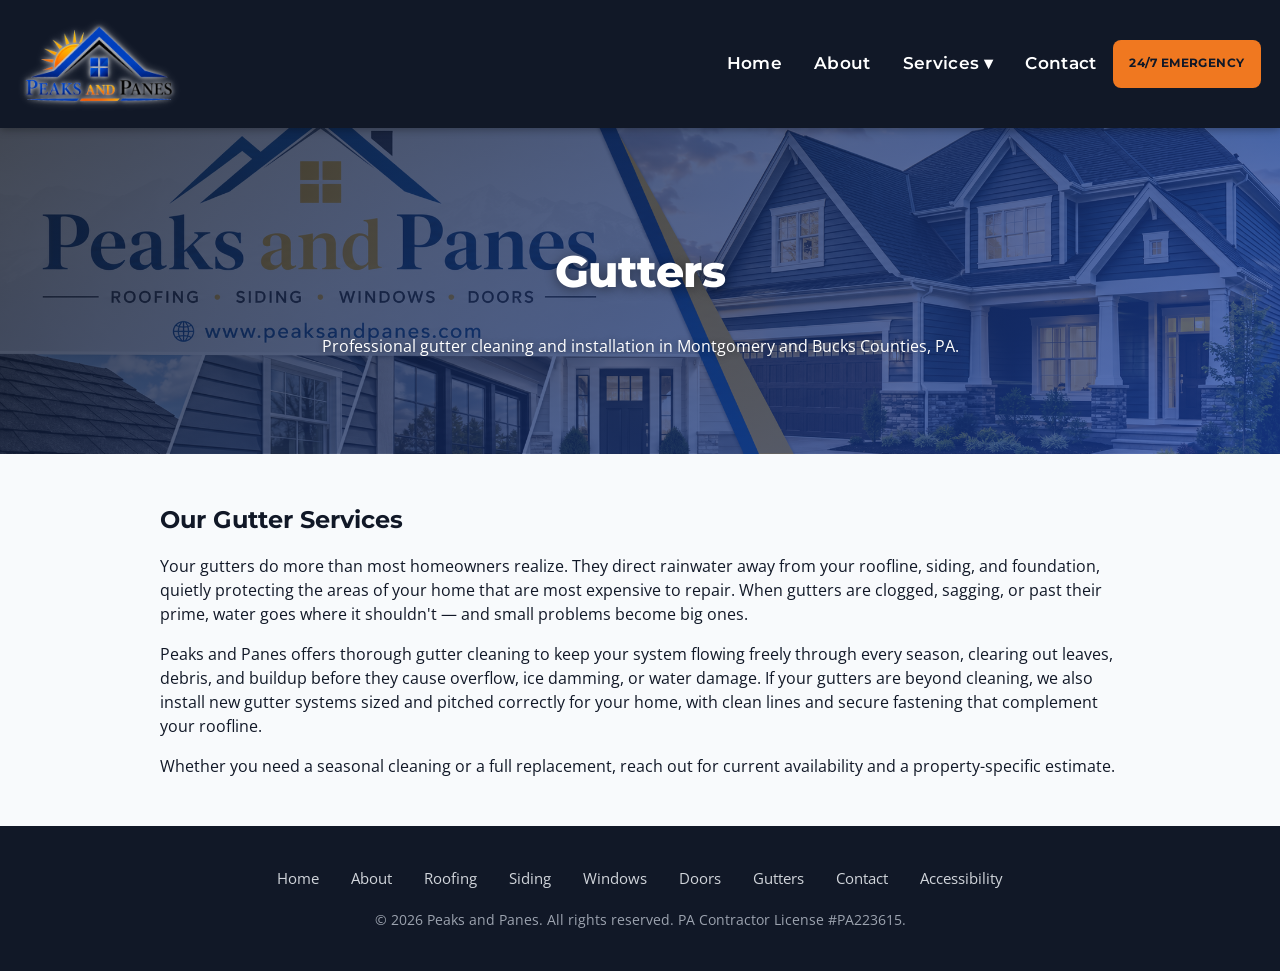
<file: services/gutters.html>
<!DOCTYPE html>
<html lang="en">
  <head>
    <meta charset="UTF-8" />
    <meta name="viewport" content="width=device-width, initial-scale=1.0" />
    <title>Gutters | Peaks and Panes</title>
    <meta name="description" content="Gutter cleaning and gutter installation services by Peaks and Panes for homeowners in Montgomery and Bucks Counties, PA." />
    <meta property="og:title" content="Gutter Services | Peaks and Panes" />
    <meta property="og:description" content="Learn about gutter cleaning and installation options from Peaks and Panes." />
    <meta property="og:type" content="website" />
    <meta property="og:url" content="https://peaksandpanes.com/services/gutters.html" />
    <meta property="og:image" content="https://peaksandpanes.com/assets/images/Website_picture_2.png" />
    <link rel="canonical" href="https://peaksandpanes.com/services/gutters.html" />
    <script type="application/ld+json">
      {
        "@context": "https://schema.org",
        "@type": "LocalBusiness",
        "name": "Peaks and Panes",
        "url": "https://peaksandpanes.com/services/gutters.html",
        "telephone": "+1-267-281-4197",
        "email": "sean@peaksandpanes.com",
        "areaServed": ["Montgomery County, PA", "Bucks County, PA"],
        "serviceType": ["Roofing", "Siding", "Windows", "Doors", "Gutters"]
      }
    </script>
    <link rel="preconnect" href="https://fonts.googleapis.com" />
    <link rel="preconnect" href="https://fonts.gstatic.com" crossorigin />
    <link href="https://fonts.googleapis.com/css2?family=Montserrat:wght@600;700;800&family=Open+Sans:wght@400;500&display=swap" rel="stylesheet" />
    <link rel="icon" type="image/x-icon" href="/favicon.ico" />
    <link rel="icon" type="image/png" href="/assets/icons/icon.png" sizes="128x128" />
    <link rel="stylesheet" href="/css/styles.css" />
  </head>
  <body>
    <div id="site-header"></div>

    <section class="hero hero--banner" aria-labelledby="page-title">
      <div class="container">
        <h1 id="page-title">Gutters</h1>
        <p>Professional gutter cleaning and installation in Montgomery and Bucks Counties, PA.</p>
      </div>
    </section>

    <main id="main-content" class="container">
      <section>
        <h2>Our Gutter Services</h2>
        <p>Your gutters do more than most homeowners realize. They direct rainwater away from your roofline, siding, and foundation, quietly protecting the areas of your home that are most expensive to repair. When gutters are clogged, sagging, or past their prime, water goes where it shouldn't — and small problems become big ones.</p>
        <p>Peaks and Panes offers thorough gutter cleaning to keep your system flowing freely through every season, clearing out leaves, debris, and buildup before they cause overflow, ice damming, or water damage. If your gutters are beyond cleaning, we also install new gutter systems sized and pitched correctly for your home, with clean lines and secure fastening that complement your roofline.</p>
        <p>Whether you need a seasonal cleaning or a full replacement, reach out for current availability and a property-specific estimate.</p>
      </section>
    </main>

    <div id="site-footer"></div>

    <script src="/js/script.js"></script>
  </body>
</html>
</file>
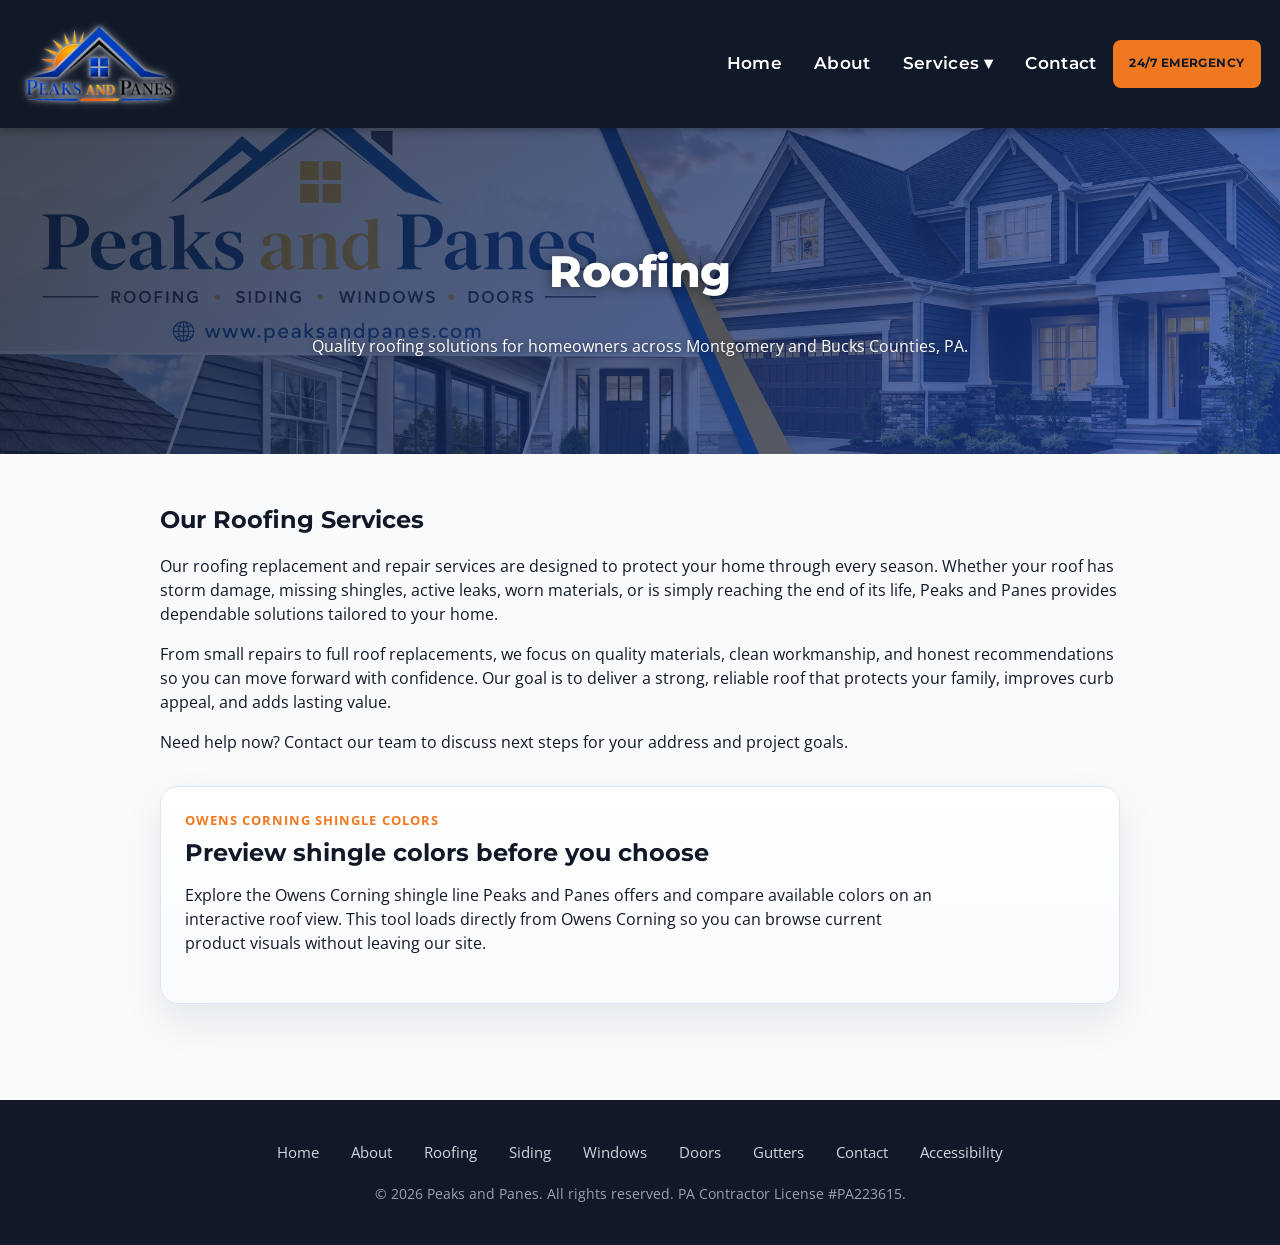
<file: services/roofing.html>
<!DOCTYPE html>
<html lang="en">
  <head>
    <meta charset="UTF-8" />
    <meta name="viewport" content="width=device-width, initial-scale=1.0" />
    <title>Roofing | Peaks and Panes</title>
    <meta name="description" content="Roofing services by Peaks and Panes for homeowners in Montgomery and Bucks Counties, PA." />
    <meta property="og:title" content="Roofing Services | Peaks and Panes" />
    <meta property="og:description" content="Learn about roofing service options from Peaks and Panes." />
    <meta property="og:type" content="website" />
    <meta property="og:url" content="https://peaksandpanes.com/services/roofing.html" />
    <meta property="og:image" content="https://peaksandpanes.com/assets/images/Website_picture_2.png" />
    <link rel="canonical" href="https://peaksandpanes.com/services/roofing.html" />
    <script type="application/ld+json">
      {
        "@context": "https://schema.org",
        "@type": "LocalBusiness",
        "name": "Peaks and Panes",
        "url": "https://peaksandpanes.com/services/roofing.html",
        "telephone": "+1-267-281-4197",
        "email": "sean@peaksandpanes.com",
        "areaServed": ["Montgomery County, PA", "Bucks County, PA"],
        "serviceType": ["Roofing", "Siding", "Windows", "Doors"]
      }
    </script>
    <link rel="preconnect" href="https://fonts.googleapis.com" />
    <link rel="preconnect" href="https://fonts.gstatic.com" crossorigin />
    <link href="https://fonts.googleapis.com/css2?family=Montserrat:wght@600;700;800&family=Open+Sans:wght@400;500&display=swap" rel="stylesheet" />
    <link rel="icon" type="image/x-icon" href="/favicon.ico" />
    <link rel="icon" type="image/png" href="/assets/icons/icon.png" sizes="128x128" />
    <link rel="stylesheet" href="/css/styles.css" />
  </head>
  <body>
    <div id="site-header"></div>

    <section class="hero hero--banner" aria-labelledby="page-title">
      <div class="container">
        <h1 id="page-title">Roofing</h1>
        <p>Quality roofing solutions for homeowners across Montgomery and Bucks Counties, PA.</p>
      </div>
    </section>

    <main id="main-content" class="container">
      <section>
        <h2>Our Roofing Services</h2>
        <p>Our roofing replacement and repair services are designed to protect your home through every season. Whether your roof has storm damage, missing shingles, active leaks, worn materials, or is simply reaching the end of its life, Peaks and Panes provides dependable solutions tailored to your home.</p>
        <p>From small repairs to full roof replacements, we focus on quality materials, clean workmanship, and honest recommendations so you can move forward with confidence. Our goal is to deliver a strong, reliable roof that protects your family, improves curb appeal, and adds lasting value.</p>
        <p>Need help now? Contact our team to discuss next steps for your address and project goals.</p>
      </section>

      <section class="roofing-widget-section" aria-labelledby="roofing-widget-title">
        <div class="roofing-widget-card">
          <div class="roofing-widget-copy">
            <p class="section-eyebrow">Owens Corning Shingle Colors</p>
            <h2 id="roofing-widget-title">Preview shingle colors before you choose</h2>
            <p>Explore the Owens Corning shingle line Peaks and Panes offers and compare available colors on an interactive roof view. This tool loads directly from Owens Corning so you can browse current product visuals without leaving our site.</p>
          </div>
          <div class="roofing-widget-embed">
            <div class="oc_shingle_view" data-shingle="trudefinition-duration" data-view="house" data-layout="row" data-style="default"></div>
          </div>
        </div>
      </section>
    </main>

    <div id="site-footer"></div>

    <script src="/js/script.js"></script>
    <script src="https://apis.owenscorning.com/client/widget.js" async></script>
  </body>
</html>
</file>
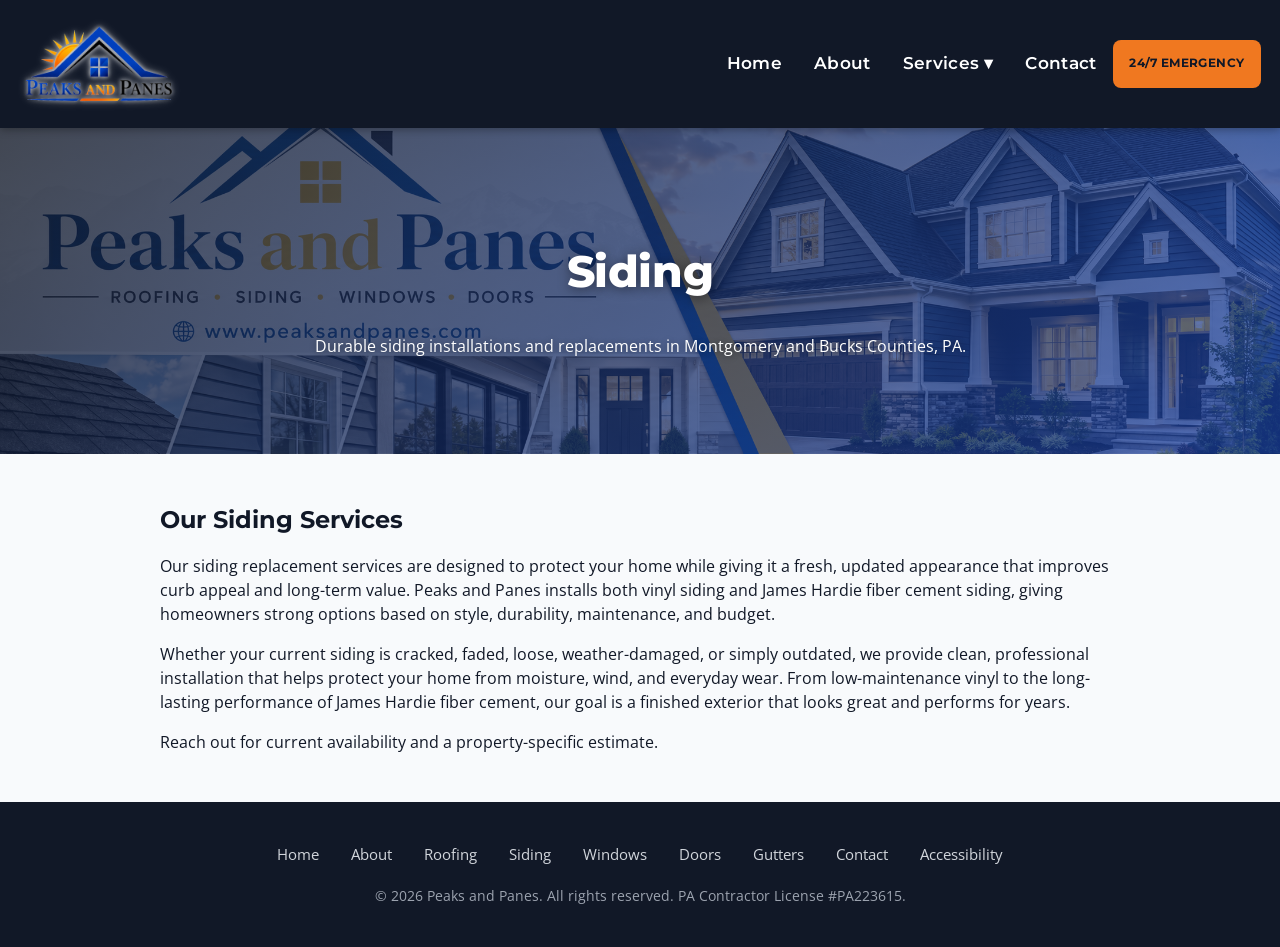
<file: services/siding.html>
<!DOCTYPE html>
<html lang="en">
  <head>
    <meta charset="UTF-8" />
    <meta name="viewport" content="width=device-width, initial-scale=1.0" />
    <title>Siding | Peaks and Panes</title>
    <meta name="description" content="Siding services by Peaks and Panes for homeowners in Montgomery and Bucks Counties, PA." />
    <meta property="og:title" content="Siding Services | Peaks and Panes" />
    <meta property="og:description" content="Learn about siding service options from Peaks and Panes." />
    <meta property="og:type" content="website" />
    <meta property="og:url" content="https://peaksandpanes.com/services/siding.html" />
    <meta property="og:image" content="https://peaksandpanes.com/assets/images/Website_picture_2.png" />
    <link rel="canonical" href="https://peaksandpanes.com/services/siding.html" />
    <script type="application/ld+json">
      {
        "@context": "https://schema.org",
        "@type": "LocalBusiness",
        "name": "Peaks and Panes",
        "url": "https://peaksandpanes.com/services/siding.html",
        "telephone": "+1-267-281-4197",
        "email": "sean@peaksandpanes.com",
        "areaServed": ["Montgomery County, PA", "Bucks County, PA"],
        "serviceType": ["Roofing", "Siding", "Windows", "Doors"]
      }
    </script>
    <link rel="preconnect" href="https://fonts.googleapis.com" />
    <link rel="preconnect" href="https://fonts.gstatic.com" crossorigin />
    <link href="https://fonts.googleapis.com/css2?family=Montserrat:wght@600;700;800&family=Open+Sans:wght@400;500&display=swap" rel="stylesheet" />
    <link rel="icon" type="image/x-icon" href="/favicon.ico" />
    <link rel="icon" type="image/png" href="/assets/icons/icon.png" sizes="128x128" />
    <link rel="stylesheet" href="/css/styles.css" />
  </head>
  <body>
    <div id="site-header"></div>

    <section class="hero hero--banner" aria-labelledby="page-title">
      <div class="container">
        <h1 id="page-title">Siding</h1>
        <p>Durable siding installations and replacements in Montgomery and Bucks Counties, PA.</p>
      </div>
    </section>

    <main id="main-content" class="container">
      <section>
        <h2>Our Siding Services</h2>
        <p>Our siding replacement services are designed to protect your home while giving it a fresh, updated appearance that improves curb appeal and long-term value. Peaks and Panes installs both vinyl siding and James Hardie fiber cement siding, giving homeowners strong options based on style, durability, maintenance, and budget.</p>
        <p>Whether your current siding is cracked, faded, loose, weather-damaged, or simply outdated, we provide clean, professional installation that helps protect your home from moisture, wind, and everyday wear. From low-maintenance vinyl to the long-lasting performance of James Hardie fiber cement, our goal is a finished exterior that looks great and performs for years.</p>
        <p>Reach out for current availability and a property-specific estimate.</p>
      </section>
    </main>

    <div id="site-footer"></div>

    <script src="/js/script.js"></script>
  </body>
</html>
</file>
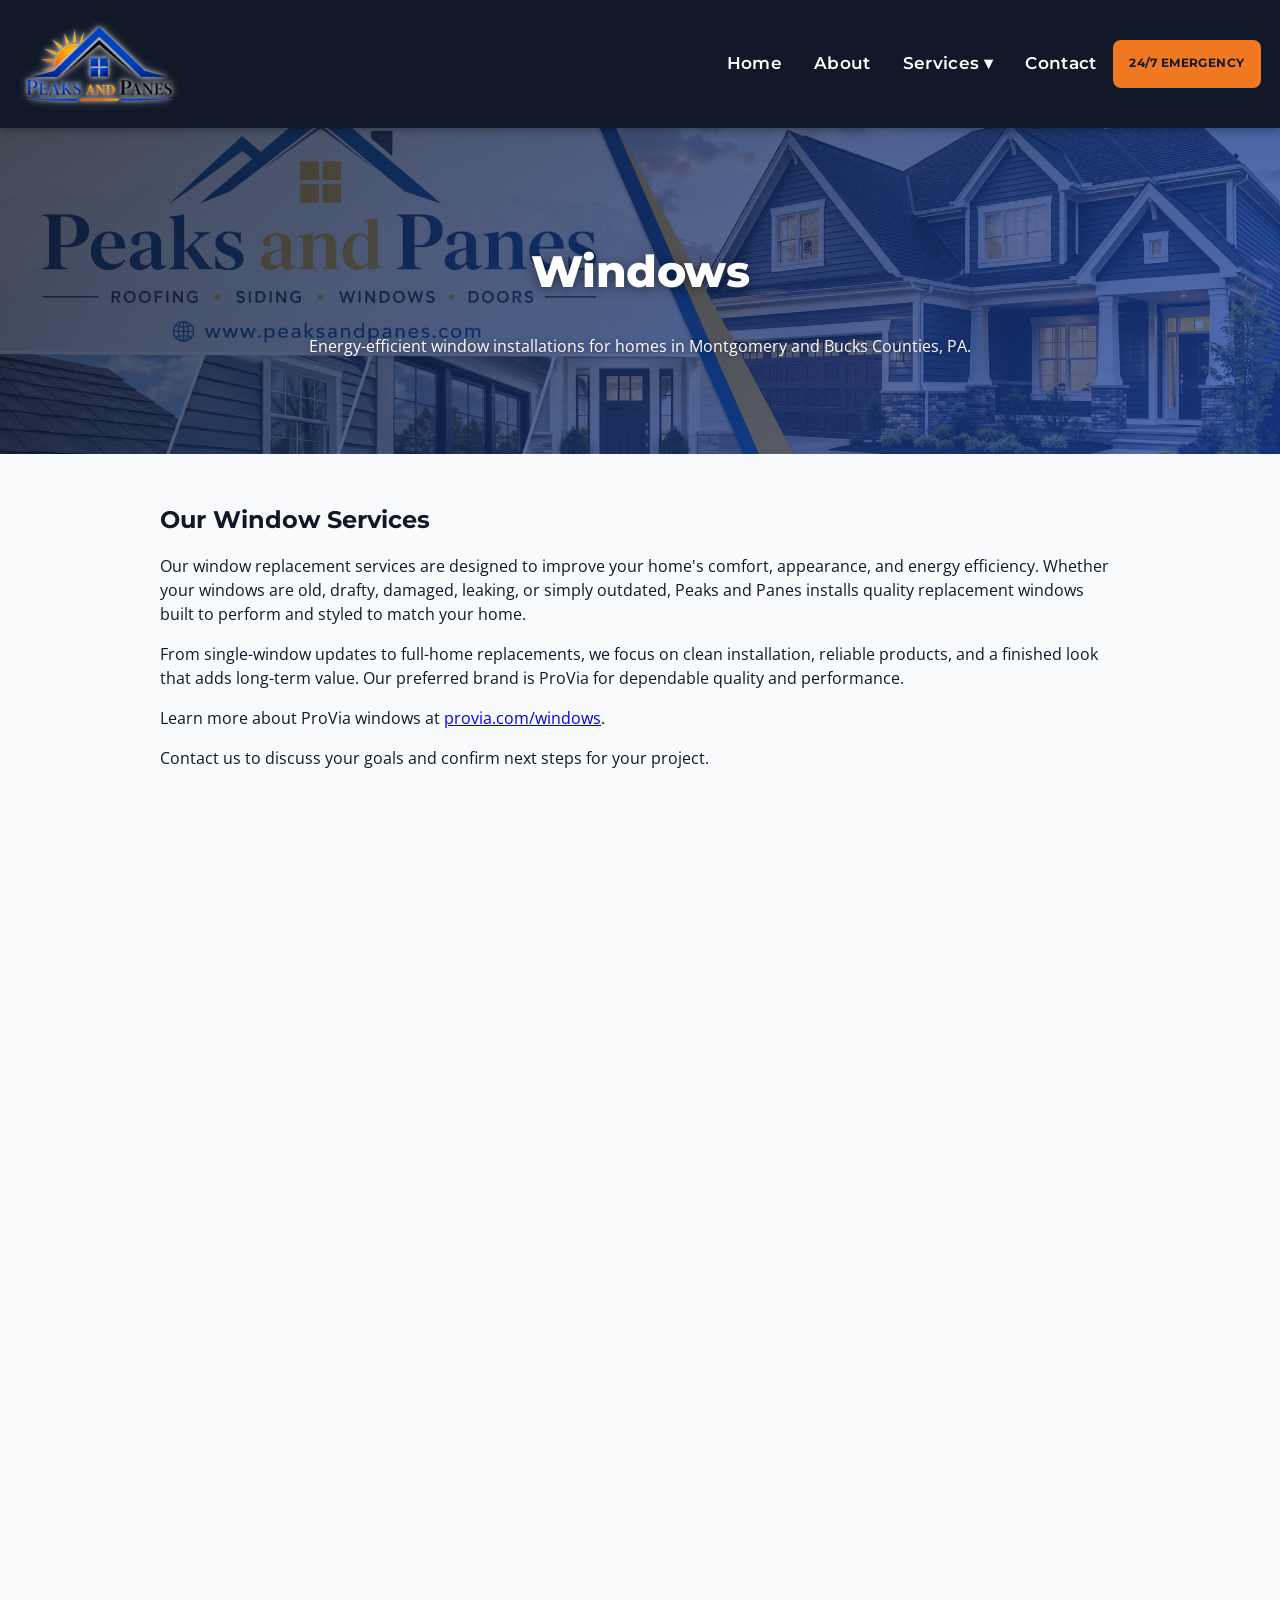
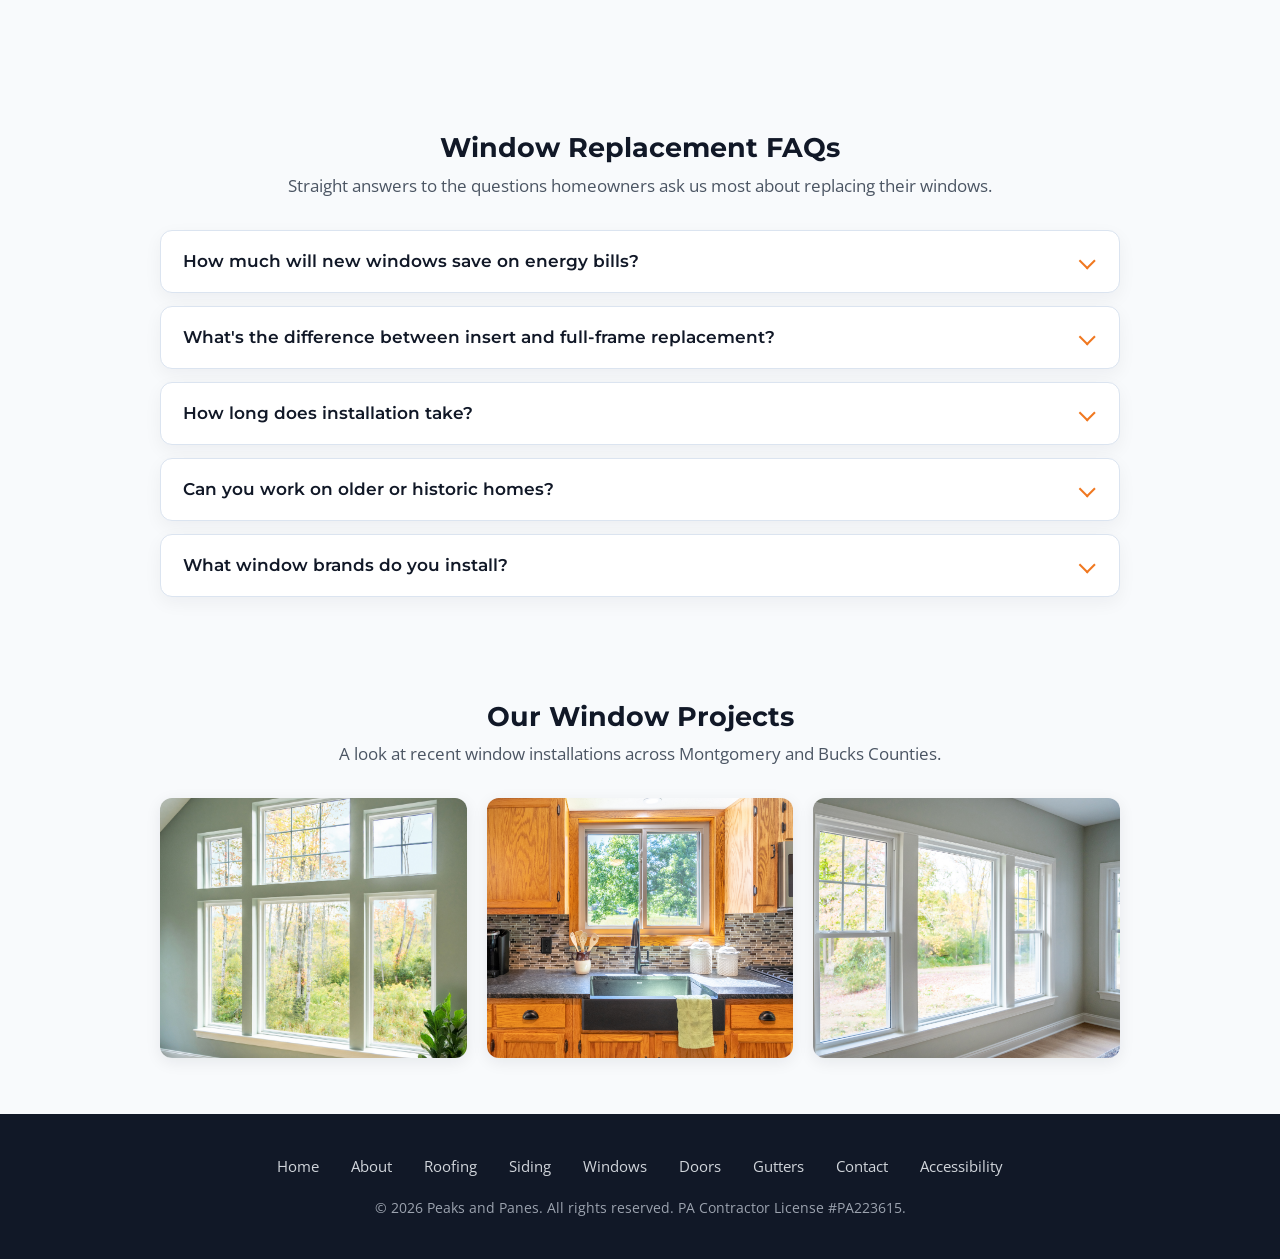
<file: services/windows.html>
<!DOCTYPE html>
<html lang="en">
  <head>
    <meta charset="UTF-8" />
    <meta name="viewport" content="width=device-width, initial-scale=1.0" />
    <title>Windows | Peaks and Panes</title>
    <meta name="description" content="Replacement windows by Peaks and Panes for homeowners in Montgomery and Bucks Counties, PA. Learn about energy savings, insert vs. full-frame replacement, and installation timelines." />
    <meta property="og:title" content="Window Services | Peaks and Panes" />
    <meta property="og:description" content="Energy-efficient replacement windows and answers to common window questions from Peaks and Panes." />
    <meta property="og:type" content="website" />
    <meta property="og:url" content="https://peaksandpanes.com/services/windows.html" />
    <meta property="og:image" content="https://peaksandpanes.com/assets/images/Website_picture_2.png" />
    <link rel="canonical" href="https://peaksandpanes.com/services/windows.html" />
    <script type="application/ld+json">
      {
        "@context": "https://schema.org",
        "@type": "LocalBusiness",
        "name": "Peaks and Panes",
        "url": "https://peaksandpanes.com/services/windows.html",
        "telephone": "+1-267-281-4197",
        "email": "sean@peaksandpanes.com",
        "areaServed": ["Montgomery County, PA", "Bucks County, PA"],
        "serviceType": ["Roofing", "Siding", "Windows", "Doors"]
      }
    </script>
    <script type="application/ld+json">
      {
        "@context": "https://schema.org",
        "@type": "FAQPage",
        "mainEntity": [
          {
            "@type": "Question",
            "name": "How much will new windows save on energy bills?",
            "acceptedAnswer": {
              "@type": "Answer",
              "text": "The savings depend on your current windows and the replacements you choose. Upgrading from single-pane to double-pane Low-E windows can reduce heating and cooling costs by 15-30%. For an average home in our area spending $200/month on energy, that's $360-720 per year in potential savings. Triple-pane windows with gas fills can save even more, especially in drafty older homes."
            }
          },
          {
            "@type": "Question",
            "name": "What's the difference between insert and full-frame replacement?",
            "acceptedAnswer": {
              "@type": "Answer",
              "text": "Insert (pocket) replacement fits a new window into the existing frame, leaving the surrounding trim and exterior intact. It's faster, less invasive, and more affordable. Full-frame replacement removes everything down to the rough opening, allowing us to inspect and repair the framing, install new flashing and insulation, and maximize the glass area. We recommend full-frame when the existing frame shows rot, water damage, or structural issues."
            }
          },
          {
            "@type": "Question",
            "name": "How long does installation take?",
            "acceptedAnswer": {
              "@type": "Answer",
              "text": "For insert replacements, we typically install 6-8 windows per day. A full-frame replacement takes more time per window, so a whole-house project with full-frame installation might span 2-4 days. Your home is never left unsecured overnight. We remove the old window and install the new one in the same operation."
            }
          },
          {
            "@type": "Question",
            "name": "Can you work on older or historic homes?",
            "acceptedAnswer": {
              "@type": "Answer",
              "text": "Absolutely. We work with the unique challenges of older homes regularly, from stone farmhouses to early 1900s twins, including non-standard window sizes, masonry openings, and access limitations. We custom-order windows to fit your exact opening dimensions and can work with brick, stone, and stucco exterior finishes. If your home is in a historic district, we can help you choose windows that meet any local preservation guidelines."
            }
          },
          {
            "@type": "Question",
            "name": "What window brands do you install?",
            "acceptedAnswer": {
              "@type": "Answer",
              "text": "Our preferred window brand is ProVia, which offers a wide range of styles, glass packages, and price points with dependable quality and performance. During your in-home consultation, we'll recommend specific products based on your priorities, whether that's maximum energy efficiency, specific aesthetic requirements, or the best value for your budget."
            }
          }
        ]
      }
    </script>
    <link rel="preconnect" href="https://fonts.googleapis.com" />
    <link rel="preconnect" href="https://fonts.gstatic.com" crossorigin />
    <link href="https://fonts.googleapis.com/css2?family=Montserrat:wght@600;700;800&family=Open+Sans:wght@400;500&display=swap" rel="stylesheet" />
    <link rel="icon" type="image/x-icon" href="/favicon.ico" />
    <link rel="icon" type="image/png" href="/assets/icons/icon.png" sizes="128x128" />
    <link rel="stylesheet" href="/css/styles.css" />
  </head>
  <body>
    <div id="site-header"></div>

    <section class="hero hero--banner" aria-labelledby="page-title">
      <div class="container">
        <h1 id="page-title">Windows</h1>
        <p>Energy-efficient window installations for homes in Montgomery and Bucks Counties, PA.</p>
      </div>
    </section>

    <main id="main-content" class="container">
      <section>
        <h2>Our Window Services</h2>
        <p>Our window replacement services are designed to improve your home's comfort, appearance, and energy efficiency. Whether your windows are old, drafty, damaged, leaking, or simply outdated, Peaks and Panes installs quality replacement windows built to perform and styled to match your home.</p>
        <p>From single-window updates to full-home replacements, we focus on clean installation, reliable products, and a finished look that adds long-term value. Our preferred brand is ProVia for dependable quality and performance.</p>
        <p>Learn more about ProVia windows at <a href="https://www.provia.com/windows/" target="_blank" rel="noopener noreferrer">provia.com/windows</a>.</p>
        <p>Contact us to discuss your goals and confirm next steps for your project.</p>
        <iframe src="https://www.provia.com/windows/?iframe=true#embed" title="ProVia window product catalog" style="width: 100%; height: 100vh; border: none;"></iframe>
      </section>

      <section class="service-faq" aria-labelledby="window-faq-heading">
        <h2 id="window-faq-heading">Window Replacement FAQs</h2>
        <p class="section-sub">Straight answers to the questions homeowners ask us most about replacing their windows.</p>
        <div class="faq-list">
          <details class="faq-item">
            <summary>How much will new windows save on energy bills?</summary>
            <div class="faq-body">
              <p>The savings depend on your current windows and the replacements you choose. Upgrading from single-pane to double-pane Low-E windows can reduce heating and cooling costs by 15&ndash;30%. For an average home in our area spending $200/month on energy, that's $360&ndash;720 per year in potential savings. Triple-pane windows with gas fills can save even more, especially in drafty older homes.</p>
            </div>
          </details>
          <details class="faq-item">
            <summary>What's the difference between insert and full-frame replacement?</summary>
            <div class="faq-body">
              <p>Insert (pocket) replacement fits a new window into the existing frame, leaving the surrounding trim and exterior intact. It's faster, less invasive, and more affordable. Full-frame replacement removes everything down to the rough opening, allowing us to inspect and repair the framing, install new flashing and insulation, and maximize the glass area. We recommend full-frame when the existing frame shows rot, water damage, or structural issues.</p>
            </div>
          </details>
          <details class="faq-item">
            <summary>How long does installation take?</summary>
            <div class="faq-body">
              <p>For insert replacements, we typically install 6&ndash;8 windows per day. A full-frame replacement takes more time per window, so a whole-house project with full-frame installation might span 2&ndash;4 days. Your home is never left unsecured overnight. We remove the old window and install the new one in the same operation.</p>
            </div>
          </details>
          <details class="faq-item">
            <summary>Can you work on older or historic homes?</summary>
            <div class="faq-body">
              <p>Absolutely. We work with the unique challenges of older homes regularly, from stone farmhouses to early 1900s twins, including non-standard window sizes, masonry openings, and access limitations. We custom-order windows to fit your exact opening dimensions and can work with brick, stone, and stucco exterior finishes. If your home is in a historic district, we can help you choose windows that meet any local preservation guidelines.</p>
            </div>
          </details>
          <details class="faq-item">
            <summary>What window brands do you install?</summary>
            <div class="faq-body">
              <p>Our preferred window brand is ProVia, which offers a wide range of styles, glass packages, and price points with dependable quality and performance. You can browse their current lineup in the preview above or at <a href="https://www.provia.com/windows/" target="_blank" rel="noopener noreferrer">provia.com/windows</a>. During your in-home consultation, we'll recommend specific products based on your priorities, whether that's maximum energy efficiency, specific aesthetic requirements, or the best value for your budget.</p>
            </div>
          </details>
        </div>
      </section>
    </main>

    <section class="service-gallery" aria-labelledby="gallery-title">
      <div class="container">
        <h2 id="gallery-title">Our Window Projects</h2>
        <p class="section-sub">A look at recent window installations across Montgomery and Bucks Counties.</p>
        <div class="gallery-grid">
          <div class="gallery-item">
            <button type="button" class="gallery-button" aria-label="View larger image: Window installation project by Peaks and Panes">
              <img src="/assets/images/window1.jpg" alt="Window installation project by Peaks and Panes" />
            </button>
          </div>
          <div class="gallery-item">
            <button type="button" class="gallery-button" aria-label="View larger image: Replacement window installed by Peaks and Panes">
              <img src="/assets/images/window2.jpg" alt="Replacement window installed by Peaks and Panes" />
            </button>
          </div>
          <div class="gallery-item">
            <button type="button" class="gallery-button" aria-label="View larger image: Energy-efficient window upgrade by Peaks and Panes">
              <img src="/assets/images/window3.jpg" alt="Energy-efficient window upgrade by Peaks and Panes" />
            </button>
          </div>
        </div>
      </div>
    </section>

    <div id="site-footer"></div>

    <script src="/js/script.js"></script>
  </body>
</html>
</file>
<file: css/styles.css>
:root {
  font-family: 'Open Sans', Arial, sans-serif;
  line-height: 1.5;
  font-weight: 400;
  background-color: #f8fafc;
  color: #111827;
}

h1, h2, h3, h4, h5, h6 {
  font-family: 'Montserrat', Arial, sans-serif;
  font-weight: 700;
  line-height: 1.2;
}

* {
  box-sizing: border-box;
}

body {
  margin: 0;
  min-height: 100vh;
  display: flex;
  flex-direction: column;
}

.container {
  width: min(90%, 960px);
  margin: 0 auto;
}

/* ── Skip Link ────────────────────────────────────────────── */
.skip-link {
  position: absolute;
  top: 0;
  left: 0;
  z-index: 1000;
  padding: 0.75rem 1.25rem;
  background-color: #f07820;
  color: #111827;
  font-weight: 700;
  text-decoration: none;
  border-radius: 0 0 8px 0;
  transform: translateY(-120%);
  transition: transform 0.15s ease;
}

.skip-link:focus {
  transform: translateY(0);
  outline: 2px solid #111827;
  outline-offset: 2px;
}

/* ── Site Header / Navbar ─────────────────────────────────── */
.site-header {
  position: sticky;
  top: 0;
  z-index: 100;
  background-color: #111827;
  box-shadow: 0 2px 8px rgba(0, 0, 0, 0.3);
}

.site-nav .container {
  display: flex;
  align-items: center;
  justify-content: space-between;
  width: min(97%, 1320px);
  padding: 1.25rem 0;
}

.site-logo {
  display: flex;
  align-items: center;
  text-decoration: none;
  flex-shrink: 0;
}

.site-logo img {
  height: clamp(74px, 9vw, 88px);
  width: auto;
  display: block;
  filter: drop-shadow(0 0 2px rgba(255, 255, 255, 0.8))
          drop-shadow(0 0 4px rgba(255, 255, 255, 0.4));
}

.site-logo:hover,
.site-logo:focus {
  opacity: 0.85;
}

.nav-links {
  list-style: none;
  margin: 0;
  padding: 0;
  display: flex;
  gap: 2rem;
}

.nav-right {
  display: flex;
  align-items: center;
  gap: 1rem;
  margin-left: auto;
}

.emergency-button {
  min-width: 148px;
  height: 48px;
  padding: 0 0.75rem;
  display: inline-flex;
  align-items: center;
  justify-content: center;
  background-color: #f07820;
  color: #111827;
  text-decoration: none;
  border-radius: 8px;
  font-family: 'Montserrat', Arial, sans-serif;
  font-weight: 700;
  font-size: 0.74rem;
  letter-spacing: 0.03em;
  white-space: nowrap;
  text-transform: uppercase;
  transition: background-color 0.2s ease, transform 0.2s ease;
}

.emergency-button:hover,
.emergency-button:focus {
  background-color: #d96311;
  transform: translateY(-1px);
}

.nav-links a {
  color: #ffffff;
  text-decoration: none;
  font-family: 'Montserrat', Arial, sans-serif;
  font-size: 1.05rem;
  font-weight: 600;
  letter-spacing: 0.02em;
  transition: color 0.2s ease;
}

.nav-links a:hover,
.nav-links a:focus {
  color: #f07820;
}

.nav-links a[aria-current="page"],
.dropdown-menu a[aria-current="page"] {
  color: #f07820;
  font-weight: 700;
}

.emergency-button[aria-current="page"] {
  box-shadow: inset 0 0 0 2px #111827;
}

.nav-links a:focus-visible,
.nav-dropdown-toggle:focus-visible,
.emergency-button:focus-visible {
  outline: 2px solid #ffffff;
  outline-offset: 2px;
}

/* ── Services Dropdown ────────────────────────────────────── */
.nav-dropdown {
  position: relative;
}

.nav-dropdown-toggle {
  background: none;
  border: none;
  padding: 0;
  color: #ffffff;
  font-family: 'Montserrat', Arial, sans-serif;
  font-size: 1.05rem;
  font-weight: 600;
  letter-spacing: 0.02em;
  cursor: pointer;
  display: flex;
  align-items: center;
  gap: 0.3rem;
  transition: color 0.2s ease;
}

.nav-dropdown-toggle:hover,
.nav-dropdown-toggle:focus {
  color: #f07820;
}

.dropdown-menu {
  display: none;
  position: absolute;
  top: 100%;
  left: 0;
  list-style: none;
  margin: 0;
  padding: 0.4rem 0;
  background-color: #1e293b;
  border-radius: 6px;
  min-width: 160px;
  box-shadow: 0 4px 16px rgba(0, 0, 0, 0.35);
  z-index: 200;
}

.dropdown-menu a {
  display: block;
  padding: 0.6rem 1.25rem;
  color: #ffffff;
  text-decoration: none;
  font-family: 'Montserrat', Arial, sans-serif;
  font-size: 0.95rem;
  font-weight: 600;
  white-space: nowrap;
  transition: background-color 0.15s ease, color 0.15s ease;
}

.dropdown-menu a:hover,
.dropdown-menu a:focus {
  background-color: #f07820;
  color: #ffffff;
}

/* Visibility is driven by aria-expanded (set on hover/focus/click in script.js)
   so the announced state can never disagree with what's on screen */
.nav-dropdown-toggle[aria-expanded="true"] + .dropdown-menu {
  display: block;
}

@media (max-width: 900px) {
  .site-nav .container {
    flex-direction: column;
    gap: 0.75rem;
    width: min(94%, 960px);
    padding: 0.85rem 0;
  }

  .site-logo {
    justify-content: center;
  }

  .site-logo img {
    height: clamp(66px, 14vw, 80px);
  }

  .nav-right {
    margin-left: 0;
    flex-direction: column;
    align-items: center;
    gap: 0.85rem;
    width: 100%;
  }

  .nav-links {
    justify-content: center;
    flex-wrap: wrap;
    gap: 1.25rem;
  }

  .dropdown-menu {
    left: 50%;
    transform: translateX(-50%);
  }
}

@media (max-width: 600px) {
  .site-nav .container {
    flex-direction: column;
    gap: 0.65rem;
    width: min(92%, 960px);
    padding: 0.65rem 0;
  }

  .site-logo img {
    height: clamp(64px, 18vw, 76px);
  }

  .nav-links {
    gap: 1rem;
    flex-wrap: wrap;
    justify-content: center;
  }

  .nav-right {
    flex-direction: column;
    gap: 0.8rem;
    margin-left: 0;
    align-items: center;
  }

  .emergency-button {
    min-width: 132px;
    height: 44px;
    font-size: 0.7rem;
  }
}

/* ── Hero ─────────────────────────────────────────────────── */
.hero {
  padding: 5rem 0;
  background: linear-gradient(135deg, #111827 0%, #1a45b0 100%);
  color: white;
  text-align: center;
}

.hero h1,
.page-hero h1 {
  color: #ffffff;
  font-weight: 800;
  letter-spacing: -0.01em;
  text-shadow: 0 2px 12px rgba(0, 0, 0, 0.45);
}

.hero h1 {
  font-size: clamp(2rem, 4vw, 2.75rem);
}

.hero p,
.page-hero p {
  text-shadow: 0 1px 6px rgba(0, 0, 0, 0.4);
}

button {
  padding: 0.8rem 1.2rem;
  border: none;
  border-radius: 6px;
  cursor: pointer;
  font: inherit;
  background-color: #f07820;
  color: #ffffff;
}

main {
  padding: 2rem 0;
}

/* ── Prose pages (e.g. Accessibility Statement) ──────────── */
.prose-page {
  max-width: 720px;
  padding: 1rem 0 2rem;
}

.prose-page h2 {
  margin: 2rem 0 0.6rem;
  font-size: 1.4rem;
  color: #111827;
}

.prose-page section:first-child h2 {
  margin-top: 0;
}

.prose-page p,
.prose-page li {
  color: #4b5563;
  line-height: 1.8;
}

.prose-page a {
  color: #b4500a;
}

.prose-page .contact-details {
  margin-top: 1.25rem;
}

.prose-note {
  margin-top: 2rem;
  font-size: 0.9rem;
  color: #6b7280;
}

/* ── Site Footer ──────────────────────────────────────────── */
.site-footer {
  background-color: #111827;
  color: #d1d5db;
  padding: 2.5rem 0;
  margin-top: auto;
}

.site-footer .container {
  display: flex;
  flex-direction: column;
  align-items: center;
  gap: 1.25rem;
}

.footer-links {
  list-style: none;
  margin: 0;
  padding: 0;
  display: flex;
  gap: 2rem;
  flex-wrap: wrap;
  justify-content: center;
}

.footer-links a {
  color: #d1d5db;
  text-decoration: none;
  font-size: 0.95rem;
  transition: color 0.2s ease;
}

.footer-links a:hover,
.footer-links a:focus {
  color: #f07820;
}

.footer-copy {
  margin: 0;
  font-size: 0.85rem;
  color: #9ca3af;
}

/* ── Page Hero (interior pages) ───────────────────────────── */
.page-hero {
  padding: 4rem 0;
  background: linear-gradient(135deg, #111827 0%, #1a45b0 100%);
  color: white;
  text-align: center;
}

.page-hero h1 {
  margin: 0 0 0.5rem;
  font-size: 2.25rem;
}

.page-hero p {
  margin: 0;
  font-size: 1.05rem;
  opacity: 0.85;
}

/* ── Contact Page ─────────────────────────────────────────── */
.contact-section {
  padding: 3rem 0 4rem;
}

.contact-grid {
  display: grid;
  grid-template-columns: 1fr 1.6fr;
  gap: 3rem;
  align-items: start;
}

@media (max-width: 720px) {
  .contact-grid {
    grid-template-columns: 1fr;
    gap: 2rem;
  }
}

/* Info column */
.contact-info h2 {
  margin-top: 0;
  font-size: 1.5rem;
  color: #111827;
}

.contact-info p {
  color: #374151;
  line-height: 1.7;
}

.contact-details {
  list-style: none;
  padding: 0;
  margin: 1.5rem 0 0;
  display: flex;
  flex-direction: column;
  gap: 1rem;
}

.contact-details li {
  display: flex;
  flex-direction: column;
  gap: 0.15rem;
}

.contact-details strong {
  font-size: 0.8rem;
  text-transform: uppercase;
  letter-spacing: 0.05em;
  color: #6b7280;
}

.contact-details a,
.contact-details span {
  color: #111827;
  text-decoration: none;
  font-size: 1rem;
}

.contact-details a:hover,
.contact-details a:focus {
  color: #f07820;
  text-decoration: underline;
}

/* Form card */
.contact-form-card {
  background: #ffffff;
  border: 1px solid #e5e7eb;
  border-radius: 10px;
  padding: 2rem 2.25rem;
  box-shadow: 0 4px 20px rgba(0, 0, 0, 0.06);
}

.contact-form-card h2 {
  margin-top: 0;
  font-size: 1.5rem;
  color: #111827;
}

/* Form elements */
.contact-form {
  display: flex;
  flex-direction: column;
  gap: 1.25rem;
  margin-top: 1.25rem;
}

.form-group {
  display: flex;
  flex-direction: column;
  gap: 0.35rem;
}

.form-group[hidden] {
  display: none;
}

.form-group label {
  font-size: 0.9rem;
  font-weight: 500;
  color: #374151;
}

.required {
  color: #dc2626;
}

.optional {
  font-size: 0.8rem;
  font-weight: 400;
  color: #6b7280;
}

.form-group input,
.form-group select,
.form-group textarea {
  width: 100%;
  padding: 0.65rem 0.85rem;
  border: 1px solid #d1d5db;
  border-radius: 6px;
  font-family: 'Open Sans', Arial, sans-serif;
  font-size: 0.95rem;
  color: #111827;
  background-color: #f9fafb;
  transition: border-color 0.2s ease, box-shadow 0.2s ease;
}

.form-group input:focus,
.form-group select:focus,
.form-group textarea:focus {
  outline: none;
  border-color: #f07820;
  box-shadow: 0 0 0 3px rgba(240, 120, 32, 0.18);
  background-color: #ffffff;
}

.form-group select {
  appearance: none;
  background-image: url("data:image/svg+xml,%3Csvg xmlns='http://www.w3.org/2000/svg' width='12' height='8' viewBox='0 0 12 8'%3E%3Cpath fill='%236b7280' d='M1 1l5 5 5-5'/%3E%3C/svg%3E");
  background-repeat: no-repeat;
  background-position: right 0.85rem center;
  padding-right: 2.5rem;
  cursor: pointer;
}

.form-group textarea {
  resize: vertical;
  min-height: 120px;
}

.btn-submit {
  align-self: flex-start;
  padding: 0.75rem 2rem;
  background-color: #f07820;
  color: #111827;
  border: none;
  border-radius: 6px;
  font-family: 'Montserrat', Arial, sans-serif;
  font-size: 1rem;
  font-weight: 600;
  cursor: pointer;
  transition: background-color 0.2s ease, transform 0.1s ease;
}

.btn-submit:hover,
.btn-submit:focus {
  background-color: #d4661a;
  outline: none;
}

.btn-submit:active {
  transform: translateY(1px);
}

/* Disable submit button appearance while submitting */
.btn-submit:disabled {
  background-color: #9ca3af;
  cursor: not-allowed;
  transform: none;
}

/* ── About Page ───────────────────────────────────────────── */

/* Story section */
.about-story {
  padding: 4rem 0;
}

.about-story-content {
  max-width: 720px;
}

.about-eyebrow {
  display: inline-block;
  font-size: 0.78rem;
  font-weight: 600;
  text-transform: uppercase;
  letter-spacing: 0.1em;
  color: #b4500a;
  margin-bottom: 0.6rem;
}

.about-story-content h2 {
  margin-top: 0;
  font-size: 1.9rem;
  color: #111827;
}

.about-lead {
  font-size: 1.1rem;
  color: #374151;
  line-height: 1.75;
  margin-bottom: 1.25rem;
}

.about-story-content p {
  color: #4b5563;
  line-height: 1.8;
}

/* Values section */
.about-values {
  padding: 4rem 0;
  background-color: #f1f5f9;
}

.values-heading {
  text-align: center;
  font-size: 1.7rem;
  color: #111827;
  margin-top: 0;
  margin-bottom: 2.5rem;
}

.values-grid {
  display: grid;
  grid-template-columns: repeat(3, 1fr);
  gap: 1.75rem;
}

@media (max-width: 720px) {
  .values-grid {
    grid-template-columns: 1fr;
  }
}

.value-card {
  background-color: #ffffff;
  border: 1px solid #e5e7eb;
  border-radius: 10px;
  padding: 1.75rem;
  box-shadow: 0 2px 10px rgba(0, 0, 0, 0.05);
}

.value-icon {
  font-size: 1.5rem;
  color: #f07820;
  margin-bottom: 0.75rem;
}

.value-card h3 {
  margin-top: 0;
  margin-bottom: 0.6rem;
  font-size: 1.05rem;
  color: #111827;
}

.value-card p {
  margin: 0;
  font-size: 0.93rem;
  color: #4b5563;
  line-height: 1.75;
}

/* CTA strip */
.about-cta {
  padding: 4.5rem 0;
  background: linear-gradient(135deg, #111827 0%, #1a45b0 100%);
  color: #ffffff;
  text-align: center;
}

.about-cta h2 {
  margin-top: 0;
  font-size: 1.9rem;
}

.about-cta p {
  margin: 0 0 2rem;
  font-size: 1.05rem;
  opacity: 0.85;
}

.btn-cta {
  display: inline-block;
  padding: 0.85rem 2.25rem;
  background-color: #f07820;
  color: #111827;
  text-decoration: none;
  border-radius: 6px;
  font-family: 'Montserrat', Arial, sans-serif;
  font-size: 1rem;
  font-weight: 600;
  transition: background-color 0.2s ease, transform 0.1s ease;
}

.btn-cta:hover,
.btn-cta:focus {
  background-color: #d4661a;
  outline: none;
}

.btn-cta:active {
  transform: translateY(1px);
}

.btn-submit:focus-visible,
.btn-cta:focus-visible {
  outline: 2px solid #111827;
  outline-offset: 2px;
}

/* ── Hero Photo Variants ──────────────────────────────────── */
.hero--photo {
  background-image:
    linear-gradient(135deg, rgba(17, 24, 39, 0.62) 0%, rgba(26, 69, 176, 0.52) 100%),
    url('/assets/images/fallbanner.png');
  background-size: cover;
  background-position: center;
  padding: 6rem 0;
}

.hero--photo h1 {
  font-size: clamp(2.4rem, 5.5vw, 3.9rem);
  line-height: 1.1;
  margin: 0 0 0.5rem;
}

.hero--banner {
  background-image:
    linear-gradient(135deg, rgba(17, 24, 39, 0.78) 0%, rgba(26, 69, 176, 0.68) 100%),
    url('/assets/images/Banner.png');
  background-size: cover;
  background-position: center;
}

.hero-eyebrow {
  display: inline-block;
  font-size: 0.85rem;
  font-weight: 600;
  text-transform: uppercase;
  letter-spacing: 0.12em;
  color: #f07820;
  margin: 0 0 0.75rem;
}

.hero .hero-sub {
  font-size: 1.2rem;
  opacity: 0.95;
  max-width: 640px;
  margin: 0.75rem auto 2rem;
  line-height: 1.6;
}

.hero-actions {
  display: flex;
  gap: 1rem;
  justify-content: center;
  flex-wrap: wrap;
}

@media (prefers-reduced-motion: no-preference) {
  @keyframes hero-rise {
    from {
      opacity: 0;
      transform: translateY(14px);
    }
    to {
      opacity: 1;
      transform: translateY(0);
    }
  }

  .hero--photo .hero-eyebrow,
  .hero--photo h1,
  .hero--photo .hero-sub,
  .hero--photo .hero-actions {
    animation: hero-rise 0.6s ease-out both;
  }

  .hero--photo h1 {
    animation-delay: 0.1s;
  }

  .hero--photo .hero-sub {
    animation-delay: 0.2s;
  }

  .hero--photo .hero-actions {
    animation-delay: 0.3s;
  }
}

.roofing-widget-section {
  padding: 1rem 0 4rem;
}

.roofing-widget-card {
  background: linear-gradient(180deg, #ffffff 0%, #f8fafc 100%);
  border: 1px solid #dbe4f0;
  border-radius: 18px;
  padding: 1.5rem;
  box-shadow: 0 18px 40px rgba(15, 23, 42, 0.08);
}

.roofing-widget-copy {
  max-width: 760px;
  margin-bottom: 1.5rem;
}

.section-eyebrow {
  margin: 0 0 0.5rem;
  color: #f07820;
  font-size: 0.8rem;
  font-weight: 700;
  letter-spacing: 0.08em;
  text-transform: uppercase;
}

.roofing-widget-copy h2 {
  margin: 0 0 0.75rem;
}

.roofing-widget-copy p:last-child {
  margin-bottom: 0;
}

.roofing-widget-embed {
  overflow: hidden;
}

.roofing-widget-embed .oc_shingle_view {
  width: 100%;
}

@media (max-width: 768px) {
  .roofing-widget-card {
    padding: 1.25rem;
  }
}

.btn-cta--outline {
  background-color: transparent;
  border: 2px solid #ffffff;
  color: #ffffff;
}

.btn-cta--outline:hover,
.btn-cta--outline:focus {
  background-color: rgba(255, 255, 255, 0.15);
  color: #ffffff;
}

/* ── Trust Bar ────────────────────────────────────────────── */
.trust-bar {
  background-color: #1a45b0;
  color: #ffffff;
  padding: 0.85rem 0;
}

.trust-bar-list {
  list-style: none;
  margin: 0;
  padding: 0 1.5rem;
  display: flex;
  gap: 2rem;
  justify-content: center;
  flex-wrap: wrap;
}

.trust-bar-list li {
  font-size: 0.85rem;
  font-weight: 600;
  text-transform: uppercase;
  letter-spacing: 0.05em;
  display: flex;
  align-items: center;
  gap: 0.4rem;
}

.trust-bar-list li::before {
  content: "✓";
  background-color: #f07820;
  color: #ffffff;
  width: 1.2rem;
  height: 1.2rem;
  border-radius: 50%;
  display: block;
  line-height: 1.2rem;
  text-align: center;
  font-size: 0.65rem;
  font-weight: 700;
  flex-shrink: 0;
}

/* ── Homepage Services Grid ───────────────────────────────── */
.services-section {
  padding: 4rem 0;
}

.services-section h2 {
  text-align: center;
  font-size: 1.9rem;
  color: #111827;
  margin-top: 0;
  margin-bottom: 0.5rem;
}

.section-sub {
  text-align: center;
  color: #4b5563;
  font-size: 1.05rem;
  margin-top: 0;
  margin-bottom: 2.5rem;
}

.services-grid {
  display: grid;
  grid-template-columns: repeat(4, 1fr);
  gap: 1.5rem;
}

@media (max-width: 860px) {
  .services-grid {
    grid-template-columns: repeat(2, 1fr);
  }
}

@media (max-width: 480px) {
  .services-grid {
    grid-template-columns: 1fr;
  }
}

.service-card {
  background: #ffffff;
  border: 1px solid #e5e7eb;
  border-radius: 10px;
  padding: 1.75rem 1.5rem;
  text-align: center;
  box-shadow: 0 2px 10px rgba(0, 0, 0, 0.05);
  transition: box-shadow 0.2s ease, transform 0.2s ease;
}

.service-card:hover {
  box-shadow: 0 6px 24px rgba(0, 0, 0, 0.1);
  transform: translateY(-3px);
}

.service-card-icon {
  font-size: 2rem;
  margin-bottom: 0.75rem;
  line-height: 1;
}

.service-card h3 {
  margin: 0 0 0.6rem;
  font-size: 1.1rem;
  color: #111827;
}

.service-card p {
  margin: 0 0 1rem;
  font-size: 0.92rem;
  color: #4b5563;
  line-height: 1.7;
}

.service-card-link {
  color: #1a45b0;
  font-weight: 600;
  font-size: 0.9rem;
  text-decoration: none;
  transition: color 0.2s ease;
}

.service-card-link:hover,
.service-card-link:focus {
  color: #f07820;
  text-decoration: underline;
}

/* ── Photo Split Section ──────────────────────────────────── */
.photo-split {
  padding: 3.75rem 0;
  background: linear-gradient(180deg, #ffffff 0%, #f8fafc 100%);
}

.photo-split-shell {
  display: grid;
  grid-template-columns: minmax(320px, 1.05fr) minmax(0, 1.7fr);
  gap: 2rem;
  align-items: start;
}

.photo-split-intro {
  position: sticky;
  top: 7rem;
  display: flex;
  flex-direction: column;
  gap: 1rem;
}

.photo-split .eyebrow {
  display: inline-block;
  font-size: 0.78rem;
  font-weight: 600;
  text-transform: uppercase;
  letter-spacing: 0.1em;
  color: #f07820;
  margin-bottom: 0.6rem;
}

.photo-split-intro h2 {
  margin: 0;
  font-size: clamp(1.75rem, 2.7vw, 2.35rem);
  line-height: 1.1;
  color: #111827;
  max-width: 15ch;
}

.photo-split-copy {
  max-width: 40ch;
}

.photo-split-copy h3 {
  margin: 0 0 0.55rem;
  font-size: 1.08rem;
  color: #111827;
}

.photo-split-copy p {
  margin: 0;
  font-size: 0.95rem;
  line-height: 1.75;
  color: #4b5563;
}

.photo-split-cta {
  align-self: flex-start;
  margin-top: 0.35rem;
}

.photo-split-highlights {
  display: grid;
  grid-template-columns: repeat(3, minmax(0, 1fr));
  gap: 1.1rem;
}

.photo-split-highlight {
  background-color: #ffffff;
  border: 1px solid #d8e1ec;
  border-radius: 18px;
  padding: 1.4rem 1.2rem;
  min-height: 190px;
  box-shadow: 0 10px 24px rgba(15, 23, 42, 0.05);
}

.photo-split-kicker {
  display: inline-flex;
  align-items: center;
  justify-content: center;
  width: 2rem;
  height: 2rem;
  border-radius: 999px;
  background-color: #fff1e7;
  color: #a8480a;
  font-size: 0.78rem;
  font-weight: 700;
  letter-spacing: 0.08em;
  margin-bottom: 1rem;
}

.photo-split-highlight h3 {
  margin: 0 0 0.55rem;
  font-size: 1.02rem;
  line-height: 1.3;
  color: #111827;
}

.photo-split-highlight p {
  margin: 0;
  font-size: 0.92rem;
  line-height: 1.65;
  color: #4b5563;
}

@media (max-width: 900px) {
  .reviews-grid {
    grid-template-columns: repeat(2, minmax(0, 1fr));
  }
}

@media (max-width: 720px) {
  .photo-split {
    padding: 3rem 0;
  }

  .photo-split-shell {
    grid-template-columns: 1fr;
    gap: 1.5rem;
  }

  .photo-split-intro {
    position: static;
  }

  .photo-split-intro h2 {
    max-width: none;
  }

  .photo-split-copy {
    max-width: none;
  }

  .photo-split-highlights {
    grid-template-columns: 1fr;
  }

  .photo-split-highlight {
    min-height: 0;
  }

  .reviews-grid {
    grid-template-columns: 1fr;
  }
}

/* ── Service FAQ Accordion ────────────────────────────────── */
.service-faq {
  padding: 2.5rem 0 1rem;
}

.service-faq h2 {
  text-align: center;
  font-size: 1.7rem;
  color: #111827;
  margin-top: 0;
  margin-bottom: 0.5rem;
}

.service-faq .section-sub {
  margin-bottom: 2rem;
}

.faq-list {
  display: flex;
  flex-direction: column;
  gap: 0.85rem;
}

.faq-item {
  background-color: #ffffff;
  border: 1px solid #dbe4f0;
  border-radius: 12px;
  box-shadow: 0 6px 18px rgba(15, 23, 42, 0.05);
  transition: border-color 0.2s ease, box-shadow 0.2s ease;
}

.faq-item[open] {
  border-color: #f07820;
  box-shadow: 0 10px 28px rgba(15, 23, 42, 0.09);
}

.faq-item summary {
  display: flex;
  align-items: center;
  justify-content: space-between;
  gap: 1rem;
  padding: 1.1rem 1.35rem;
  cursor: pointer;
  list-style: none;
  font-family: 'Montserrat', Arial, sans-serif;
  font-size: 1.05rem;
  font-weight: 600;
  color: #111827;
  border-radius: 12px;
}

.faq-item summary::-webkit-details-marker {
  display: none;
}

.faq-item summary::after {
  content: '';
  flex-shrink: 0;
  width: 0.65rem;
  height: 0.65rem;
  border-right: 2px solid #f07820;
  border-bottom: 2px solid #f07820;
  transform: rotate(45deg);
  transition: transform 0.2s ease;
  margin-right: 0.25rem;
}

.faq-item[open] summary::after {
  transform: rotate(-135deg);
}

.faq-item summary:hover {
  color: #1a45b0;
}

.faq-item summary:focus-visible {
  outline: 2px solid #1a45b0;
  outline-offset: 2px;
}

.faq-body {
  padding: 0 1.35rem 1.25rem;
  color: #374151;
  line-height: 1.65;
}

.faq-body p {
  margin: 0;
}

.faq-body a {
  color: #1a45b0;
}

@media (max-width: 600px) {
  .faq-item summary {
    padding: 0.95rem 1rem;
    font-size: 1rem;
  }

  .faq-body {
    padding: 0 1rem 1rem;
  }
}

/* ── Service Photo Gallery ────────────────────────────────── */
.service-gallery {
  padding: 3.5rem 0;
  background-color: #f8fafc;
}

.service-gallery h2 {
  text-align: center;
  font-size: 1.7rem;
  color: #111827;
  margin-top: 0;
  margin-bottom: 0.5rem;
}

.service-gallery .section-sub {
  text-align: center;
  color: #4b5563;
  font-size: 1.05rem;
  margin-top: 0;
  margin-bottom: 2rem;
}

.gallery-grid {
  display: grid;
  grid-template-columns: repeat(3, 1fr);
  gap: 1.25rem;
}

.gallery-grid--single {
  grid-template-columns: minmax(0, 560px);
  justify-content: center;
}

.gallery-item {
  border-radius: 12px;
  overflow: hidden;
  box-shadow: 0 4px 16px rgba(15, 23, 42, 0.08);
}

.gallery-button {
  display: block;
  width: 100%;
  padding: 0;
  margin: 0;
  border: none;
  background: none;
  cursor: zoom-in;
}

.gallery-button:focus-visible {
  outline: 3px solid #f07820;
  outline-offset: -3px;
}

.gallery-item img {
  display: block;
  width: 100%;
  height: 260px;
  object-fit: cover;
  cursor: zoom-in;
  transition: transform 0.3s ease;
}

.gallery-item:hover img,
.gallery-button:focus-visible img {
  transform: scale(1.03);
}

/* ── Lightbox ─────────────────────────────────────────────── */
.lightbox {
  position: fixed;
  inset: 0;
  z-index: 9999;
  display: flex;
  align-items: center;
  justify-content: center;
  background-color: rgba(0, 0, 0, 0.88);
  padding: 1.5rem;
  opacity: 1;
  transition: opacity 0.2s ease;
}

.lightbox[hidden] {
  display: none;
}

.lightbox-img {
  max-width: 100%;
  max-height: 90vh;
  border-radius: 10px;
  box-shadow: 0 20px 60px rgba(0, 0, 0, 0.6);
  object-fit: contain;
  display: block;
}

.lightbox-close {
  position: fixed;
  top: 1.25rem;
  right: 1.5rem;
  background: rgba(255, 255, 255, 0.12);
  border: 1px solid rgba(255, 255, 255, 0.25);
  color: #ffffff;
  font-size: 1.5rem;
  line-height: 1;
  width: 2.5rem;
  height: 2.5rem;
  border-radius: 50%;
  cursor: pointer;
  display: flex;
  align-items: center;
  justify-content: center;
  transition: background-color 0.2s ease;
}

.lightbox-close:hover,
.lightbox-close:focus {
  background: rgba(255, 255, 255, 0.25);
  outline: none;
}

@media (max-width: 720px) {
  .gallery-grid {
    grid-template-columns: 1fr;
  }

  .gallery-item img {
    height: 220px;
  }
}

/* ── Company Showcase Banner ──────────────────────────────── */
.reviews-section {
  padding: 4rem 0 3.5rem;
  background: linear-gradient(180deg, #f8fafc 0%, #eef4ff 100%);
}

.reviews-header {
  text-align: center;
  margin-bottom: 2rem;
}

.reviews-header .eyebrow {
  display: inline-block;
  font-size: 0.8rem;
  font-weight: 700;
  letter-spacing: 0.12em;
  text-transform: uppercase;
  color: #f07820;
  margin-bottom: 0.7rem;
}

.reviews-header h2 {
  margin: 0;
  font-size: clamp(1.9rem, 2.8vw, 2.5rem);
  color: #111827;
}

.reviews-grid {
  display: grid;
  grid-template-columns: repeat(3, minmax(0, 1fr));
  gap: 1.25rem;
  align-items: stretch;
}

.review-card {
  display: flex;
  flex-direction: column;
  justify-content: space-between;
  min-height: 220px;
  background: #ffffff;
  border: 1px solid #dfe7f3;
  border-radius: 16px;
  padding: 1.5rem 1.3rem;
  box-shadow: 0 10px 24px rgba(15, 23, 42, 0.04);
}

.review-card--featured {
  grid-column: auto;
}

.review-card--plain {
  display: flex;
  flex-direction: column;
  justify-content: center;
}

.review-stars {
  color: #f7b42c;
  letter-spacing: 0.14em;
  font-size: 1.1rem;
  margin-bottom: 0.8rem;
}

.review-card p {
  margin: 0 0 0.9rem;
  font-size: 0.96rem;
  line-height: 1.7;
  color: #374151;
  flex: 1;
}

.review-card h3 {
  margin: 0;
  padding-top: 0.65rem;
  font-size: 1rem;
  color: #111827;
  border-top: 1px solid #edf2f7;
}

.reviews-actions {
  text-align: center;
  margin-top: 2rem;
}

.showcase-banner {
  background-color: #111827;
  padding: 3rem 0;
  text-align: center;
}

.showcase-banner img {
  max-width: 100%;
  width: min(90%, 900px);
  height: auto;
  display: block;
  margin: 0 auto;
  border-radius: 8px;
}

/* ── Homepage CTA Strip ───────────────────────────────────── */
.home-cta {
  padding: 4.5rem 0;
  background: linear-gradient(135deg, #111827 0%, #1a45b0 100%);
  color: #ffffff;
  text-align: center;
}

.home-cta h2 {
  margin-top: 0;
  font-size: 1.9rem;
}

.home-cta p {
  margin: 0 0 2rem;
  font-size: 1.05rem;
  opacity: 0.85;
}
</file>
